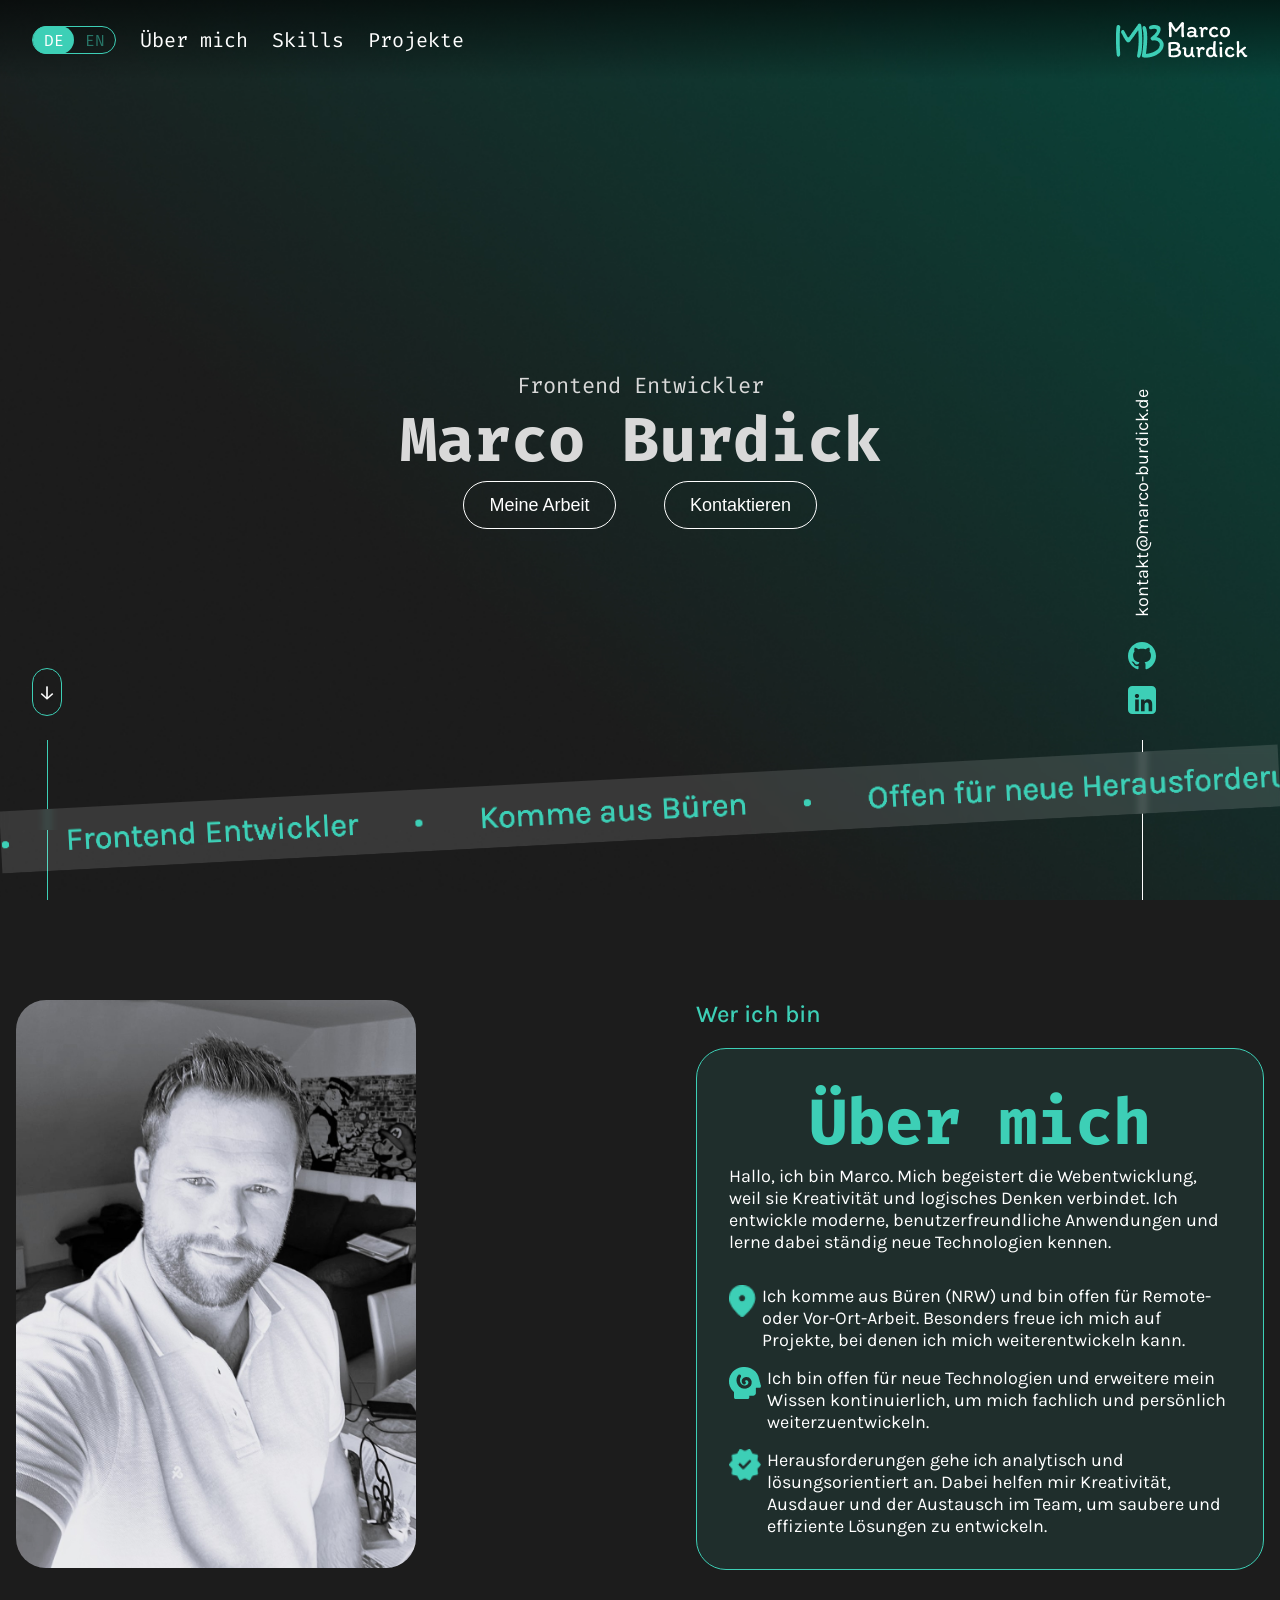
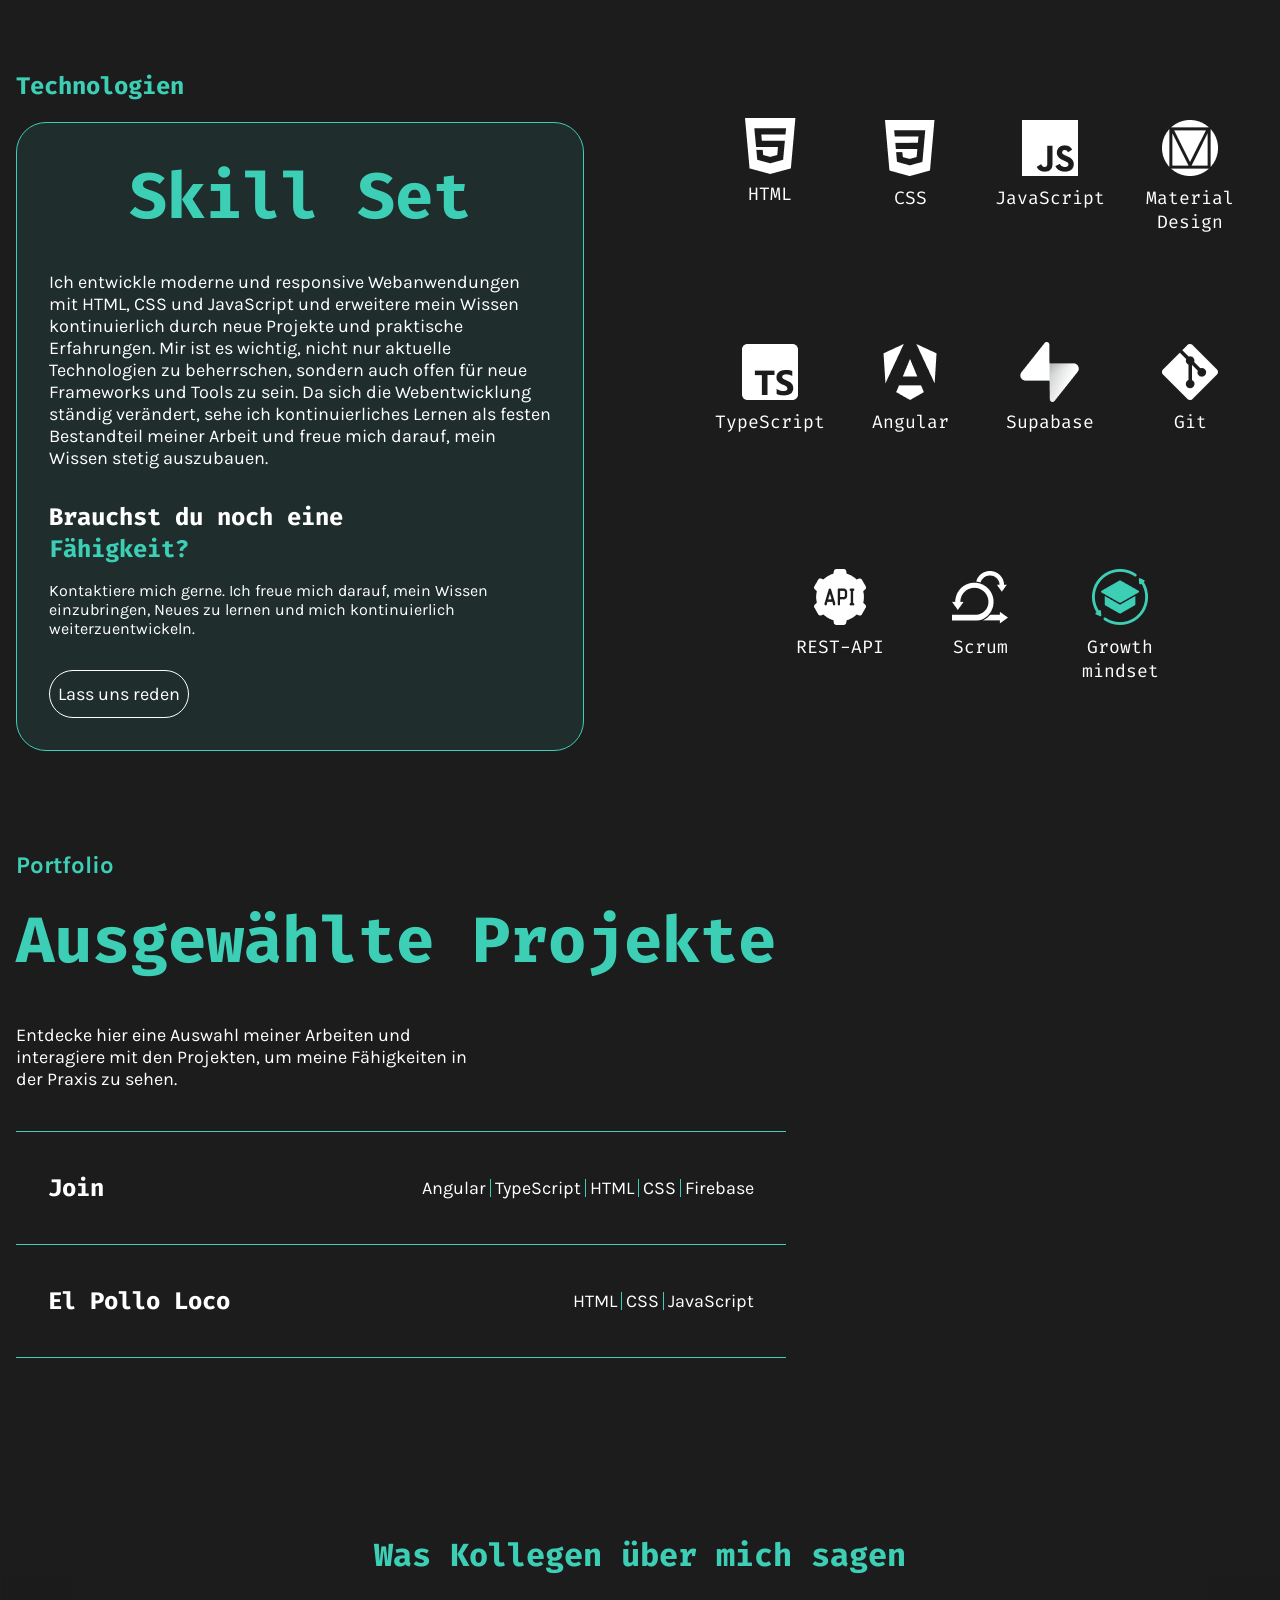
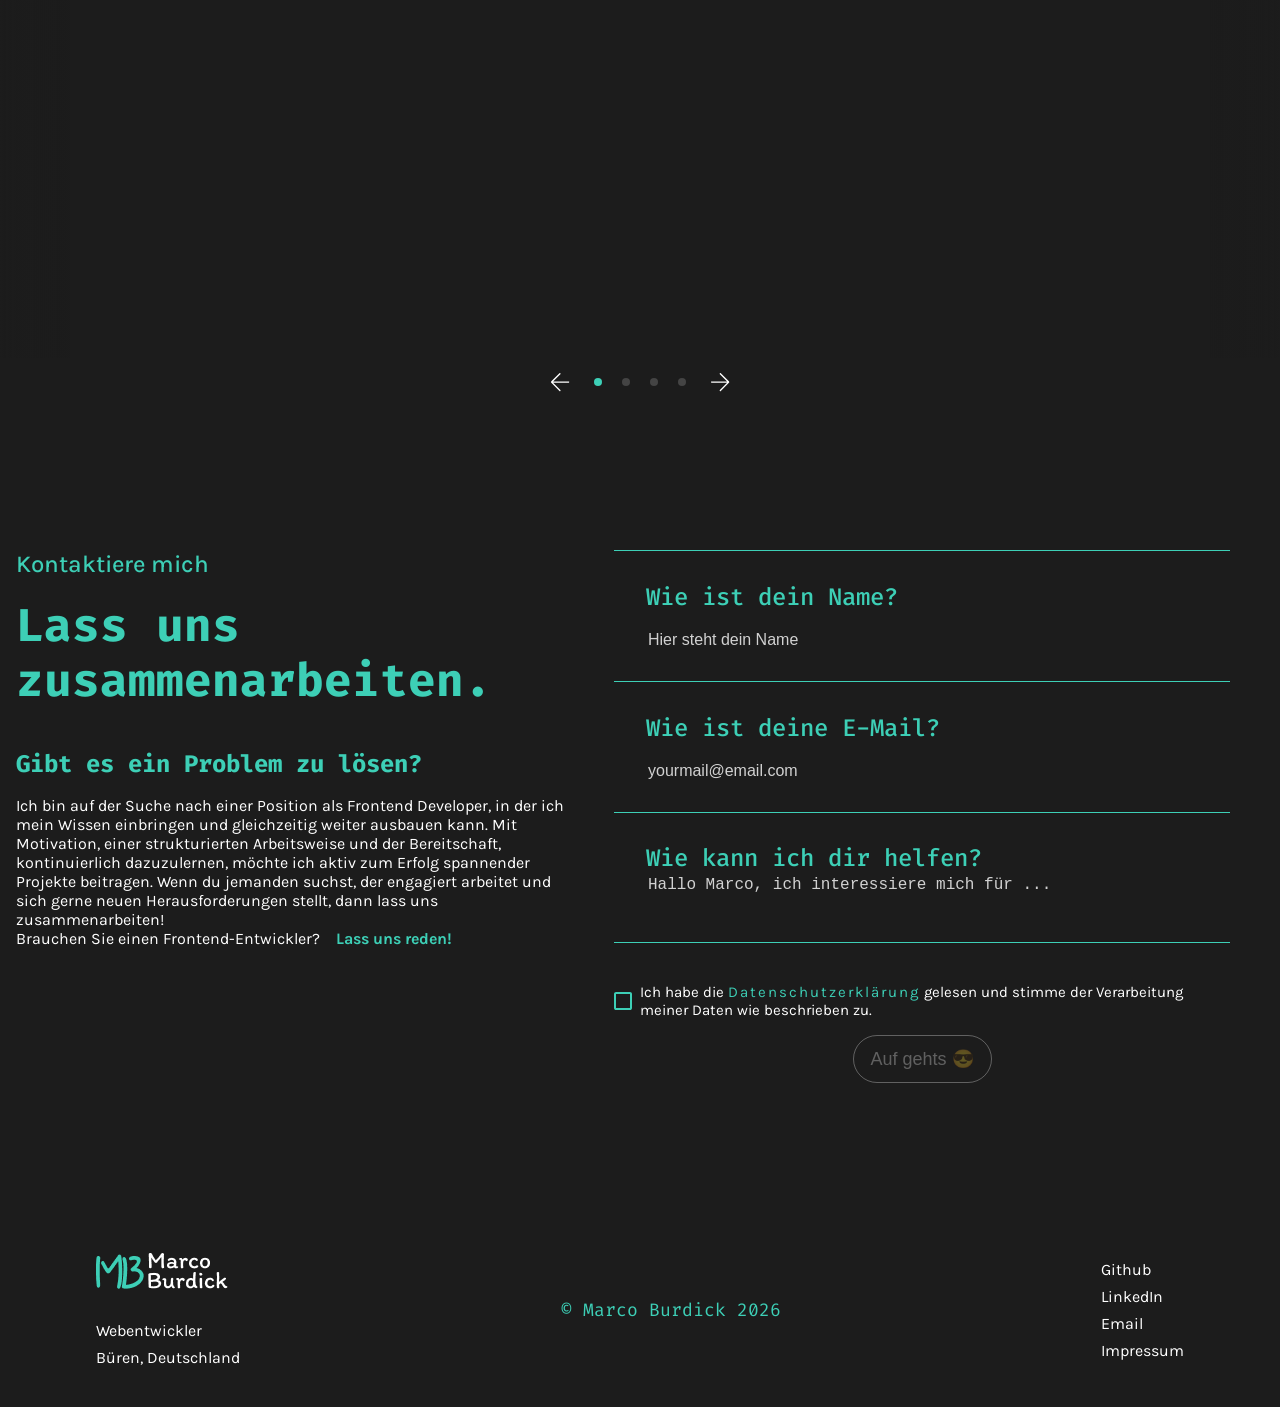
<file: index.html>
<!doctype html>
<html lang="de">
  <head>
    <meta charset="UTF-8" />
    <meta name="viewport" content="width=device-width, initial-scale=1.0" />
    <title>Marco Burdick</title>
    <link rel="shortcut icon" href="/assets/icons/favicon.png" type="image/x-icon" />
    <link rel="stylesheet" href="style.css" />
    <link rel="stylesheet" href="/css/hero.css" />
    <link rel="stylesheet" href="/css/about-me.css" />
    <link rel="stylesheet" href="/css/technologies.css" />
    <link rel="stylesheet" href="/css/contact-me.css" />
    <link rel="stylesheet" href="/css/carousel.css" />
    <link rel="stylesheet" href="/css/footer.css" />
    <link rel="stylesheet" href="/css/overlay.css" />
    <link rel="stylesheet" href="/css/responsive.css" />
    <script src="/js/objects.js"></script>
    <script src="/js/templates.js"></script>
  </head>
  <body onload="init()">
    <section class="overlay d-none" id="overlay" onclick="closeOverlay(event)">
      <!--overlays rendered here-->
    </section>
    <main id="hero">
      <div class="textbar" id="scrollContainer">
        <div class="textbar-track" id="textbarTrack">
          <!--Textbar rendered here-->
        </div>
      </div>

      <header id="header">
        <div class="content-max-width">
          <!--Header rendered here-->
        </div>
      </header>

      <div class="content-max-width hero-content">
        <div class="verticalflow-right">
          <div class="mailto-link">
            <a href="mailto:kontakt@marco-burdick.de"> kontakt@marco-burdick.de </a>
          </div>

          <div class="social-icons">
            <div class="mail">
              <a href="mailto:kontakt@marco-burdick.de">
                <img src="/assets/icons/mail.svg" alt="mail" />
              </a>
            </div>

            <div>
              <a class="github" href="https://github.com/Marzzzo" target="_blank">
                <img src="/assets/icons/github.svg" alt="GitHub" />
              </a>
            </div>

            <div>
              <a class="linkedin" href="https://www.linkedin.com/in/marco-burdick-767a22422/" target="_blank">
                <img src="/assets/icons/linkedin.svg" alt="LinkedIn" />
              </a>
            </div>
          </div>

          <div class="line-right"></div>
        </div>

        <div class="verticalflow-left">
          <div class="arrow-container">
            <span class="arrow-down">↓</span>
          </div>
          <div class="line-left"></div>
        </div>

        <div class="nametag">
          <h2 data-i18n="hero.headline">Frontend Entwickler</h2>
          <h1>Marco Burdick</h1>

          <div class="nametag-button-section">
            <button class="nametag-button" onclick="location.href = '#projects'">
              <span data-i18n="hero.work">Meine Arbeit</span>
            </button>

            <button class="nametag-button" onclick="location.href = '#contactMe'">
              <span data-i18n="hero.contact">Kontaktieren</span>
            </button>
          </div>
        </div>
      </div>
    </main>
    <div class="content-max-width">
      <section class="other-section">
        <div id="aboutMe" class="about-me-container">
          <div class="profil-wrapper scroll-animation">
            <img class="stripes" src="/assets/images/Capa_1.png" />
            <div class="profil-image"></div>
          </div>
          <div class="who-i-am-container scroll-animation">
            <h3 data-i18n="about.title">Wer ich bin</h3>
            <div class="about-me">
              <h1 data-i18n="about.headline">Über mich</h1>
              <div>
                <p data-i18n="about.content">
                  Hallo, ich bin Marco. Mich begeistert die Webentwicklung, weil sie Kreativität und logisches Denken verbindet. Ich
                  entwickle moderne, benutzerfreundliche Anwendungen und lerne dabei ständig neue Technologien kennen.
                </p>
              </div>
              <div class="text-container">
                <div class="aboutme-textbox">
                  <img src="/assets/icons/location_on.png" alt="" />
                  <p data-i18n="about.location">
                    Ich komme aus Büren (NRW) und bin offen für Remote- oder Vor-Ort-Arbeit. Besonders freue ich mich auf Projekte, bei
                    denen ich mich weiterentwickeln kann.
                  </p>
                </div>
                <div class="aboutme-textbox">
                  <img src="/assets/icons/cognition.png" alt="" />
                  <p data-i18n="about.cognition">
                    Ich bin offen für neue Technologien und erweitere mein Wissen kontinuierlich, um mich fachlich und persönlich
                    weiterzuentwickeln.
                  </p>
                </div>
                <div class="aboutme-textbox">
                  <img src="/assets/icons/new_releases.png" alt="" />
                  <p data-i18n="about.approach">
                    Herausforderungen gehe ich analytisch und lösungsorientiert an. Dabei helfen mir Kreativität, Ausdauer und der Austausch
                    im Team, um saubere und effiziente Lösungen zu entwickeln.
                  </p>
                </div>
              </div>
            </div>
          </div>
        </div>
      </section>

      <section id="skills" class="gradient">
        <div class="skill-container">
          <div class="skill-content scroll-animation">
            <h3 data-i18n="skills.title" class="tech-color">Technologien</h3>
            <div class="skillbox">
              <h1>Skill Set</h1>
              <div>
                <p data-i18n="skills.content">
                  Ich entwickle moderne und responsive Webanwendungen mit HTML, CSS und JavaScript und erweitere mein Wissen kontinuierlich
                  durch neue Projekte und praktische Erfahrungen. Mir ist es wichtig, nicht nur aktuelle Technologien zu beherrschen,
                  sondern auch offen für neue Frameworks und Tools zu sein. Da sich die Webentwicklung ständig verändert, sehe ich
                  kontinuierliches Lernen als festen Bestandteil meiner Arbeit und freue mich darauf, mein Wissen stetig auszubauen.
                </p>
              </div>
              <div class="textarea-skill">
                <div class="another-skill">
                  <span data-i18n="skills.headlineBefore">Brauchst du noch eine</span>
                  <h3 data-i18n="skills.headlineSkill">Fähigkeit?</h3>
                </div>
                <div>
                  <p data-i18n="skills.text">
                    Kontaktiere mich gerne ich freue mich darauf, mein Wissen einzubringen, Neues zu lernen und mich kontinuierlich
                    weiterzuentwickeln.
                  </p>
                </div>
              </div>
              <a href="#contactMe">
                <div class="lets-talk-button">
                  <p data-i18n="skills.button">Lass uns reden</p>
                </div>
              </a>
            </div>
          </div>
          <div class="skill-icon-box scroll-animation">
            <div class="skill-innerbox">
              <img src="/assets/icons/html.png" alt="Html" />
              <p>HTML</p>
            </div>
            <div class="skill-innerbox">
              <img src="/assets/icons/css.png" alt="Html" />
              <p>CSS</p>
            </div>
            <div class="skill-innerbox">
              <img src="/assets/icons/java-script.png" alt="Html" />
              <p>JavaScript</p>
            </div>
            <div class="skill-innerbox">
              <img src="/assets/icons/material-design.png" alt="Html" />
              <p>Material <br />Design</p>
            </div>
            <div class="skill-innerbox">
              <img src="/assets/icons/type-script.png" alt="Html" />
              <p>TypeScript</p>
            </div>
            <div class="skill-innerbox">
              <img src="/assets/icons/angular.png" alt="Html" />
              <p>Angular</p>
            </div>
            <div class="skill-innerbox">
              <img src="/assets/icons/supabase.png" alt="Html" />
              <p>Supabase</p>
            </div>
            <div class="skill-innerbox">
              <img src="/assets/icons/git.png" alt="Html" />
              <p>Git</p>
            </div>
            <div class="skill-innerbox">
              <img src="/assets/icons/rest-api.png" alt="Html" />
              <p>REST-API</p>
            </div>
            <div class="skill-innerbox">
              <img src="/assets/icons/scrum.png" alt="Html" />
              <p>Scrum</p>
            </div>
            <div class="skill-innerbox growth">
              <img src="/assets/icons/growth-mindset.png" alt="Growth Mindset" />
              <p>
                Growth <br />
                mindset
              </p>

              <div class="mindset-bubble">
                <p data-i18n="skills.bubble">Ich interessiere mich besonders für das Lernen:</p>

                <div class="mindset-icons">
                  <div class="mindset-skill">
                    <img src="/assets/icons/react-bubble.png" alt="React" />
                    <span>React</span>
                  </div>

                  <div class="mindset-skill">
                    <img src="/assets/icons/vue-bubble.png" alt="Vue.js" />
                    <span>Vue.js</span>
                  </div>
                </div>
              </div>
            </div>
          </div>
        </div>
      </section>

      <section id="projects" class="other-section scroll-animation">
        <div class="projects-section">
          <div class="headline-projects">
            <h3>Portfolio</h3>
            <h1 data-i18n="projects.headline">Ausgewählte Projekte</h1>
          </div>

          <div class="textfield-projects">
            <p data-i18n="projects.intro">
              Entdecken Sie hier eine Auswahl meiner Arbeiten interagieren Sie mit den Projekten, um meine Fähigkeiten in der Praxis zu
              sehen.
            </p>
          </div>

          <div class="projects-container" onmouseenter="showImage('join-image')" onmouseleave="hideImages()" onclick="openOverlay(0)">
            <div>
              <span>Join</span>
            </div>
            <div class="project-technology">
              <p>Angular</p>
              <div class="border"></div>
              <p>TypeScript</p>
              <div class="border"></div>
              <p>HTML</p>
              <div class="border"></div>
              <p>CSS</p>
              <div class="border"></div>
              <p>Firebase</p>
            </div>
          </div>

          <div
            class="projects-container-bottom"
            onmouseenter="showImage('loco-image')"
            onmouseleave="hideImages()"
            onclick="openOverlay(1)"
          >
            <div>
              <span>El Pollo Loco</span>
            </div>
            <div class="project-technology">
              <p>HTML</p>
              <div class="border"></div>
              <p>CSS</p>
              <div class="border"></div>
              <p>JavaScript</p>
            </div>
          </div>
        </div>
        <div class="img-container">
          <img class="join-image" src="/assets/images/join.png" />
          <img class="loco-image" src="/assets/images/el-pollo-loco.png" />
          <img class="pokedex-image" src="/assets/images/pokedex.png" />
        </div>
      </section>
      <div class="headline-colleagues scroll-animation">
        <h1 data-i18n="references.headline">Was meine Kollegen über mich sagen</h1>
      </div>
      <section class="carousel scroll-animation">
        <div class="items" id="carouselItems">
          <img class="quotes" src="/assets/icons/quotes.png" alt="quotes" />
        </div>
      </section>
      <div class="nav">
        <button class="arrow-button" onclick="prevSlide()" aria-label="Vorherige Bewertung">
          <svg width="19" height="19" fill="none" xmlns="http://www.w3.org/2000/svg">
            <path
              class="arrow"
              d="M2.123 9.729l7.251 7.251c.13.13.198.283.204.46.006.175-.064.337-.211.484a.688.688 0 01-.472.217c-.168.002-.325-.07-.472-.217L.316 9.816A1.046 1.046 0 01.07 9.46 1.089 1.089 0 010 9.062c0-.143.024-.276.07-.397.048-.121.13-.24.246-.357L8.423.201a.668.668 0 01.455-.2.642.642 0 01.489.2c.147.147.22.305.22.475 0 .17-.073.33-.22.476L2.123 8.396h15.439c.19 0 .348.063.475.19a.645.645 0 01.191.476c0 .19-.063.349-.19.476a.646.646 0 01-.476.191H2.123z"
            />
          </svg>
        </button>

        <div class="dots" id="carouselDots"></div>

        <button class="arrow-button" onclick="nextSlide()" aria-label="Nächste Bewertung">
          <svg width="19" height="19" fill="none" xmlns="http://www.w3.org/2000/svg">
            <path
              class="arrow"
              d="M16.105 9.745H.667a.646.646 0 01-.476-.19A.646.646 0 010 9.077c0-.19.064-.348.191-.475a.646.646 0 01.476-.191h15.438L8.854 1.16A.66.66 0 018.65.701c-.006-.176.065-.337.212-.484A.688.688 0 019.333 0c.168-.002.325.07.472.217l8.108 8.107c.116.117.198.236.245.357.047.121.07.254.07.397 0 .144-.023.276-.07.398-.047.121-.129.24-.245.356L9.805 17.94a.668.668 0 01-.455.2.642.642 0 01-.488-.2c-.147-.147-.221-.306-.221-.476 0-.17.074-.328.22-.475l7.244-7.244z"
            />
          </svg>
        </button>
      </div>

      <section id="contactMe" class="contact-me-section scroll-animation">
        <div class="work-container">
          <div class="headline-container">
            <p data-i18n="contact.title">Kontaktiere mich</p>
            <h2 data-i18n="contact.headline">Lassen Sie uns zusammenarbeiten.</h2>
          </div>
          <div class="problem-container">
            <h3 data-i18n="contact.problemTitle">Gibt es ein Problem zu lösen?</h3>
            <p data-i18n="contact.content">
              Ich bin auf der Suche nach einer Position als Frontend Developer, in der ich mein Wissen einbringen und gleichzeitig weiter
              ausbauen kann. Mit Motivation, einer strukturierten Arbeitsweise und der Bereitschaft, kontinuierlich dazuzulernen, möchte ich
              aktiv zum Erfolg spannender Projekte beitragen. Wenn du jemanden suchst, der engagiert arbeitet und sich gerne neuen
              Herausforderungen stellt, freue ich mich darauf, von dir zu hören.
            </p>

            <div class="problem-content-2">
              <p data-i18n="contact.developerQuestion">Brauchen Sie einen Frontend-Entwickler?</p>
              <span data-i18n="contact.developerHighlight"> Lass uns reden!</span>
            </div>
          </div>
        </div>
        <div id="contactMe" class="contact-section">
          <form id="contactForm">
            <div class="border-form-container">
              <h2 data-i18n="contact.form.nameLabel">Wie ist dein Name?</h2>
              <input
                id="name"
                type="text"
                name="name"
                data-i18n-placeholder="contact.form.namePlaceholder"
                placeholder="Hier steht Ihr Name"
              />
              <p data-i18n="contact.form.nameError" class="error-message">Ups! Es scheint, als würde Ihr Name fehlen.</p>
            </div>
            <div class="border-form-container">
              <h2 data-i18n="contact.form.emailLabel">Wie ist deine email?</h2>
              <input
                id="email"
                type="email"
                name="email"
                data-i18n-placeholder="contact.form.emailPlaceholder"
                placeholder="yourmail@email.com"
              />
              <p data-i18n="contact.form.emailError" class="error-message">Hoppla! Ihre E-Mail-Adresse wird benötigt.</p>
            </div>
            <div class="border-form-bottom">
              <h2 data-i18n="contact.form.messageLabel">Wie kann ich dir helfen?</h2>
              <textarea
                id="message"
                name="message"
                data-i18n-placeholder="contact.form.messagePlaceholder"
                placeholder="Hallo Marco, ich interessiere mich für ..."
              ></textarea>
              <p data-i18n="contact.form.messageError" class="error-message">Was müssen Sie entwickeln?</p>
            </div>
            <div class="policy-container">
              <label class="checkbox">
                <input id="privacy" type="checkbox" />
                <img class="icon unchecked" src="/assets/icons/checkbox-empty.svg" alt="" />
                <img class="icon checked" src="/assets/icons/check_box.svg" alt="" />
                <p>
                  <span data-i18n="contact.form.privacyBefore">Ich habe die </span>
                  <a href="/privacy-policy" data-i18n="contact.form.privacyLink">Datenschutzerklärung</a>
                  <span data-i18n="contact.form.privacyAfter"> gelesen und stimme der Verarbeitung meiner Daten wie beschrieben zu. </span>
                </p>
              </label>
              <div class="button-section">
                <button data-i18n="general.button" id="submitButton" type="submit">Auf gehts 😎</button>
              </div>
            </div>
          </form>
        </div>
      </section>
      <footer id="footer"></footer>
    </div>
    <script src="/js/translate.js"></script>
    <script src="/js/formvalidate.js"></script>
    <script src="/js/postToPhp.js"></script>
    <script src="script.js"></script>
  </body>
</html>
</file>
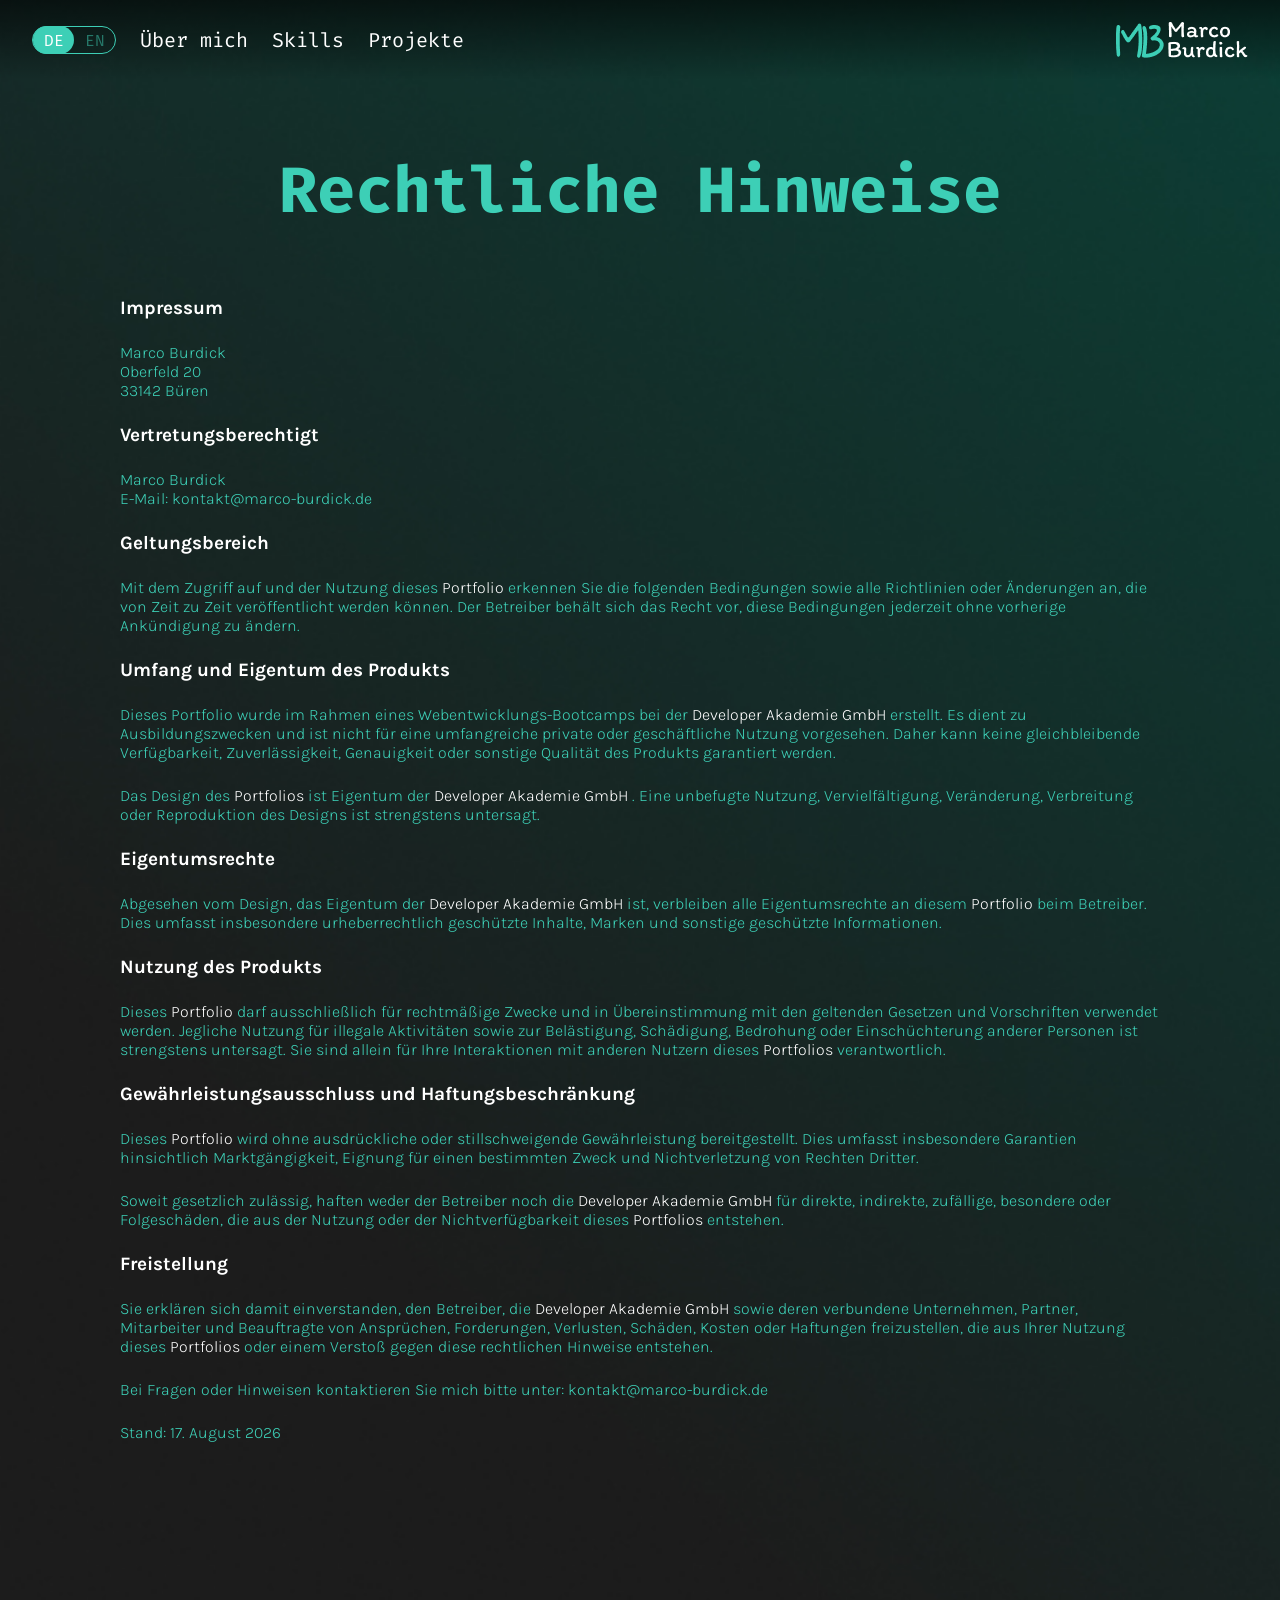
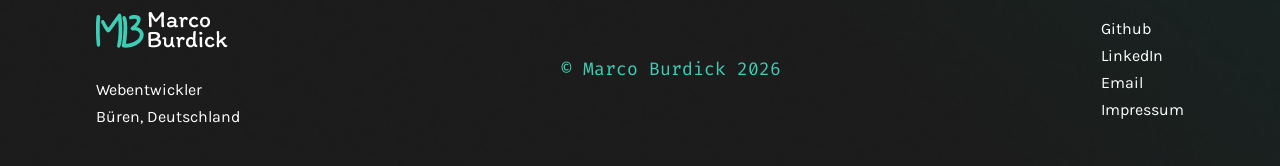
<file: imprint.html>
<!doctype html>
<html lang="de">
  <head>
    <meta charset="UTF-8" />
    <meta name="viewport" content="width=device-width, initial-scale=1.0" />
    <title>Impressum</title>
    <link rel="shortcut icon" href="/assets/icons/favicon.png" type="image/x-icon" />
    <link rel="stylesheet" href="./style.css" />
    <link rel="stylesheet" href="/css/hero.css" />
    <link rel="stylesheet" href="/css/footer.css" />
    <link rel="stylesheet" href="/css/impressum.css" />
    <link rel="stylesheet" href="/css/responsive.css" />
  </head>
  <body onload="initImpressumPage()">
    <div class="content-max-width">
      <header id="header"></header>
      <h1 class="imprint-headline" data-i18n="legalNotice.headline">Rechtliche Hinweise</h1>

      <section class="main-impressum">
        <h2 data-i18n="legalNotice.imprint">Impressum</h2>

        <p>
          Marco Burdick<br />
          Oberfeld 20<br />
          33142 Büren
        </p>

        <h2 data-i18n="legalNotice.representative">Vertretungsberechtigt</h2>

        <p>
          Marco Burdick<br />
          <span data-i18n="legalNotice.email">E-Mail:</span>
          kontakt@marco-burdick.de
        </p>

        <h2 data-i18n="legalNotice.acceptanceTitle">Geltungsbereich</h2>

        <p>
          <span data-i18n="legalNotice.acceptanceText1"> Mit dem Zugriff auf und der Nutzung dieses </span>
          <span class="white-text">Portfolio</span>
          <span data-i18n="legalNotice.acceptanceText2">
            erkennen Sie die folgenden Bedingungen sowie alle Richtlinien oder Änderungen an, die von Zeit zu Zeit veröffentlicht werden
            können. Der Betreiber behält sich das Recht vor, diese Bedingungen jederzeit ohne vorherige Ankündigung zu ändern.
          </span>
        </p>

        <h2 data-i18n="legalNotice.scopeTitle">Umfang und Eigentum des Produkts</h2>

        <p>
          <span data-i18n="legalNotice.scopeText1"> Dieses Portfolio wurde im Rahmen eines Webentwicklungs-Bootcamps bei der </span>
          <span class="white-text">Developer Akademie GmbH</span>
          <span data-i18n="legalNotice.scopeText2">
            erstellt. Es dient zu Ausbildungszwecken und ist nicht für eine umfangreiche private oder geschäftliche Nutzung vorgesehen.
            Daher kann keine gleichbleibende Verfügbarkeit, Zuverlässigkeit, Genauigkeit oder sonstige Qualität des Produkts garantiert
            werden.
          </span>
        </p>

        <p>
          <span data-i18n="legalNotice.designText1"> Das Design des </span>
          <span class="white-text">Portfolios</span>
          <span data-i18n="legalNotice.designText2"> ist Eigentum der </span>
          <span class="white-text">Developer Akademie GmbH</span>
          <span data-i18n="legalNotice.designText3">
            . Eine unbefugte Nutzung, Vervielfältigung, Veränderung, Verbreitung oder Reproduktion des Designs ist strengstens untersagt.
          </span>
        </p>

        <h2 data-i18n="legalNotice.proprietaryTitle">Eigentumsrechte</h2>

        <p>
          <span data-i18n="legalNotice.proprietaryText1"> Abgesehen vom Design, das Eigentum der </span>
          <span class="white-text">Developer Akademie GmbH</span>
          <span data-i18n="legalNotice.proprietaryText2"> ist, verbleiben alle Eigentumsrechte an diesem </span>
          <span class="white-text">Portfolio</span>
          <span data-i18n="legalNotice.proprietaryText3">
            beim Betreiber. Dies umfasst insbesondere urheberrechtlich geschützte Inhalte, Marken und sonstige geschützte Informationen.
          </span>
        </p>

        <h2 data-i18n="legalNotice.useTitle">Nutzung des Produkts</h2>

        <p>
          <span data-i18n="legalNotice.useText1"> Dieses </span>
          <span class="white-text">Portfolio</span>
          <span data-i18n="legalNotice.useText2">
            darf ausschließlich für rechtmäßige Zwecke und in Übereinstimmung mit den geltenden Gesetzen und Vorschriften verwendet werden.
            Jegliche Nutzung für illegale Aktivitäten sowie zur Belästigung, Schädigung, Bedrohung oder Einschüchterung anderer Personen ist
            strengstens untersagt. Sie sind allein für Ihre Interaktionen mit anderen Nutzern dieses
          </span>
          <span class="white-text">Portfolios</span>
          <span data-i18n="legalNotice.useText3"> verantwortlich. </span>
        </p>

        <h2 data-i18n="legalNotice.disclaimerTitle">Gewährleistungsausschluss und Haftungsbeschränkung</h2>

        <p>
          <span data-i18n="legalNotice.disclaimerText1"> Dieses </span>
          <span class="white-text">Portfolio</span>
          <span data-i18n="legalNotice.disclaimerText2">
            wird ohne ausdrückliche oder stillschweigende Gewährleistung bereitgestellt. Dies umfasst insbesondere Garantien hinsichtlich
            Marktgängigkeit, Eignung für einen bestimmten Zweck und Nichtverletzung von Rechten Dritter.
          </span>
        </p>

        <p>
          <span data-i18n="legalNotice.liabilityText1"> Soweit gesetzlich zulässig, haften weder der Betreiber noch die </span>
          <span class="white-text">Developer Akademie GmbH</span>
          <span data-i18n="legalNotice.liabilityText2">
            für direkte, indirekte, zufällige, besondere oder Folgeschäden, die aus der Nutzung oder der Nichtverfügbarkeit dieses
          </span>
          <span class="white-text">Portfolios</span>
          <span data-i18n="legalNotice.liabilityText3"> entstehen. </span>
        </p>

        <h2 data-i18n="legalNotice.indemnityTitle">Freistellung</h2>

        <p>
          <span data-i18n="legalNotice.indemnityText1"> Sie erklären sich damit einverstanden, den Betreiber, die </span>
          <span class="white-text">Developer Akademie GmbH</span>
          <span data-i18n="legalNotice.indemnityText2">
            sowie deren verbundene Unternehmen, Partner, Mitarbeiter und Beauftragte von Ansprüchen, Forderungen, Verlusten, Schäden, Kosten
            oder Haftungen freizustellen, die aus Ihrer Nutzung dieses
          </span>
          <span class="white-text">Portfolios</span>
          <span data-i18n="legalNotice.indemnityText3"> oder einem Verstoß gegen diese rechtlichen Hinweise entstehen. </span>
        </p>

        <p>
          <span data-i18n="legalNotice.questions"> Bei Fragen oder Hinweisen kontaktieren Sie mich bitte unter: </span>
          kontakt@marco-burdick.de
        </p>

        <p>
          <span data-i18n="legalNotice.date">Stand:</span>
          17. August 2026
        </p>
      </section>
      <footer id="footer"></footer>
    </div>
    <script src="./js/templates.js"></script>
    <script src="/js/translate.js"></script>
    <script src="./script.js"></script>
  </body>
</html>
</file>
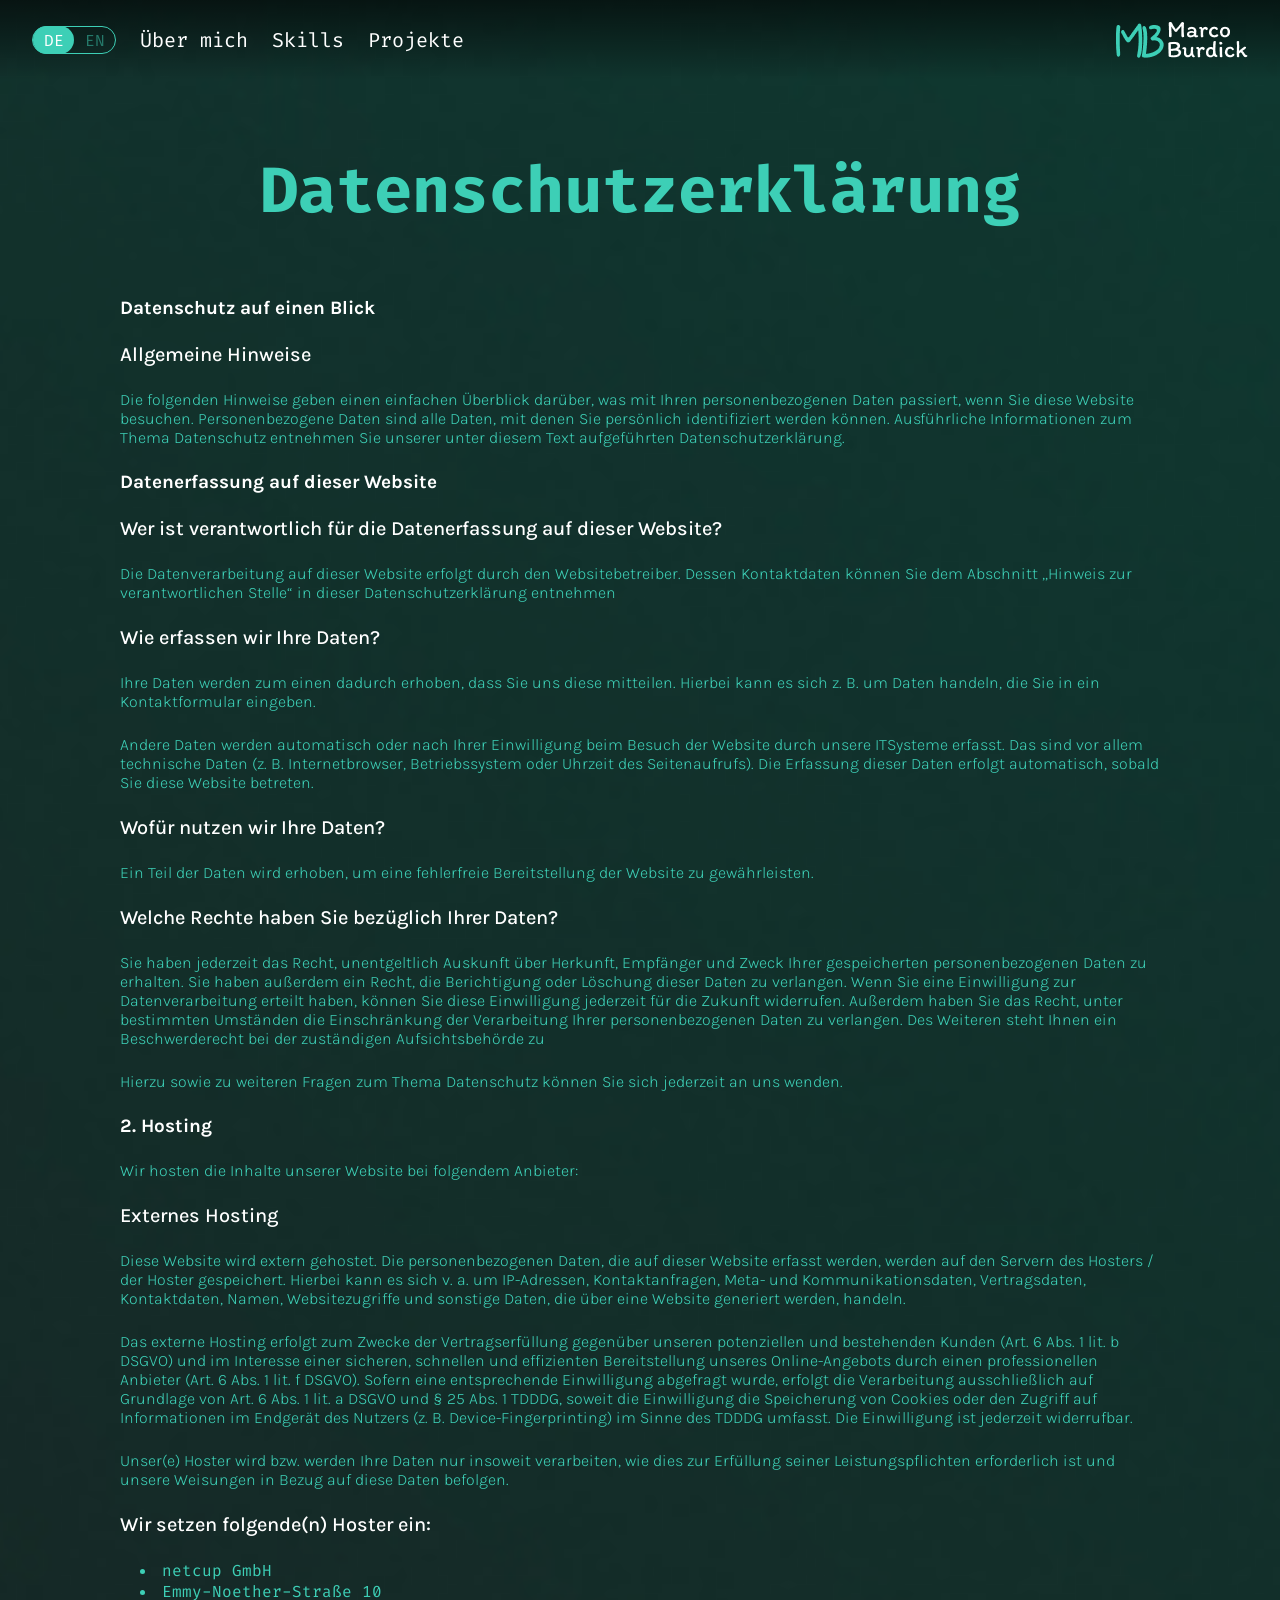
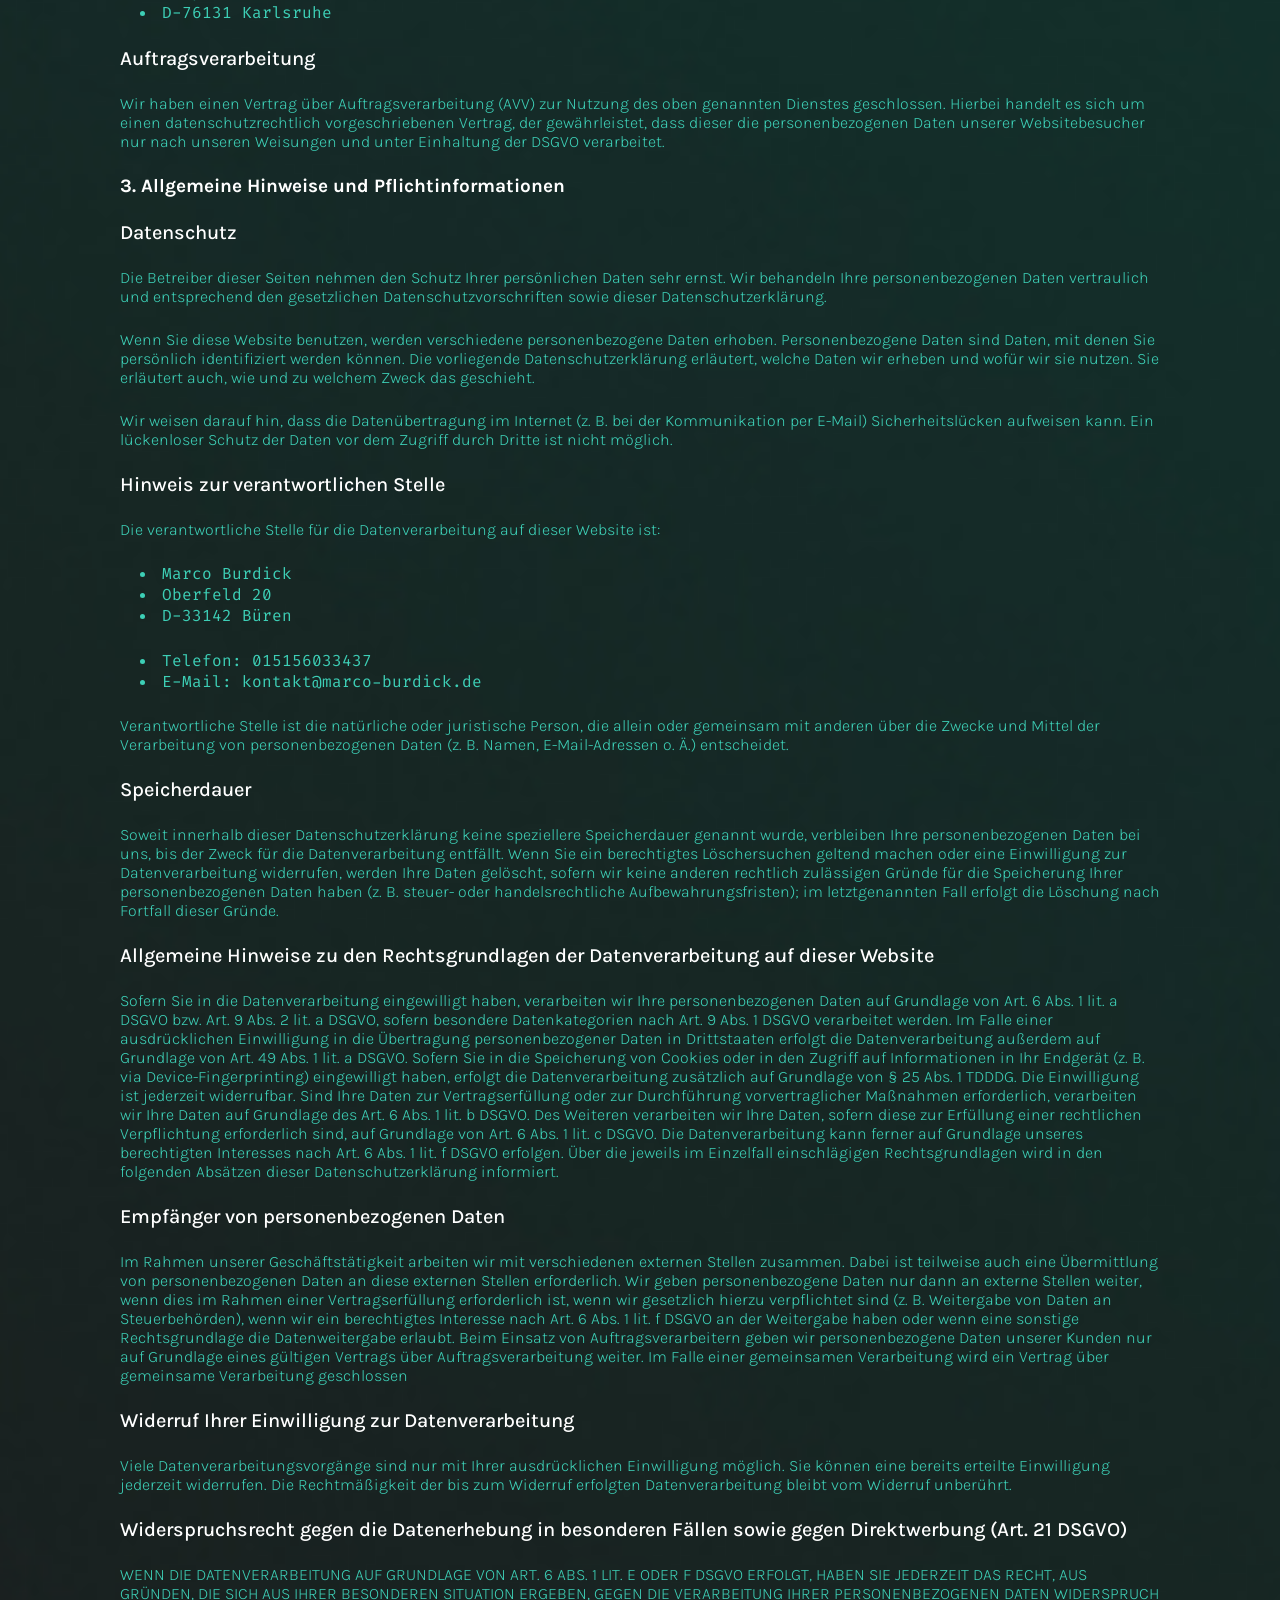
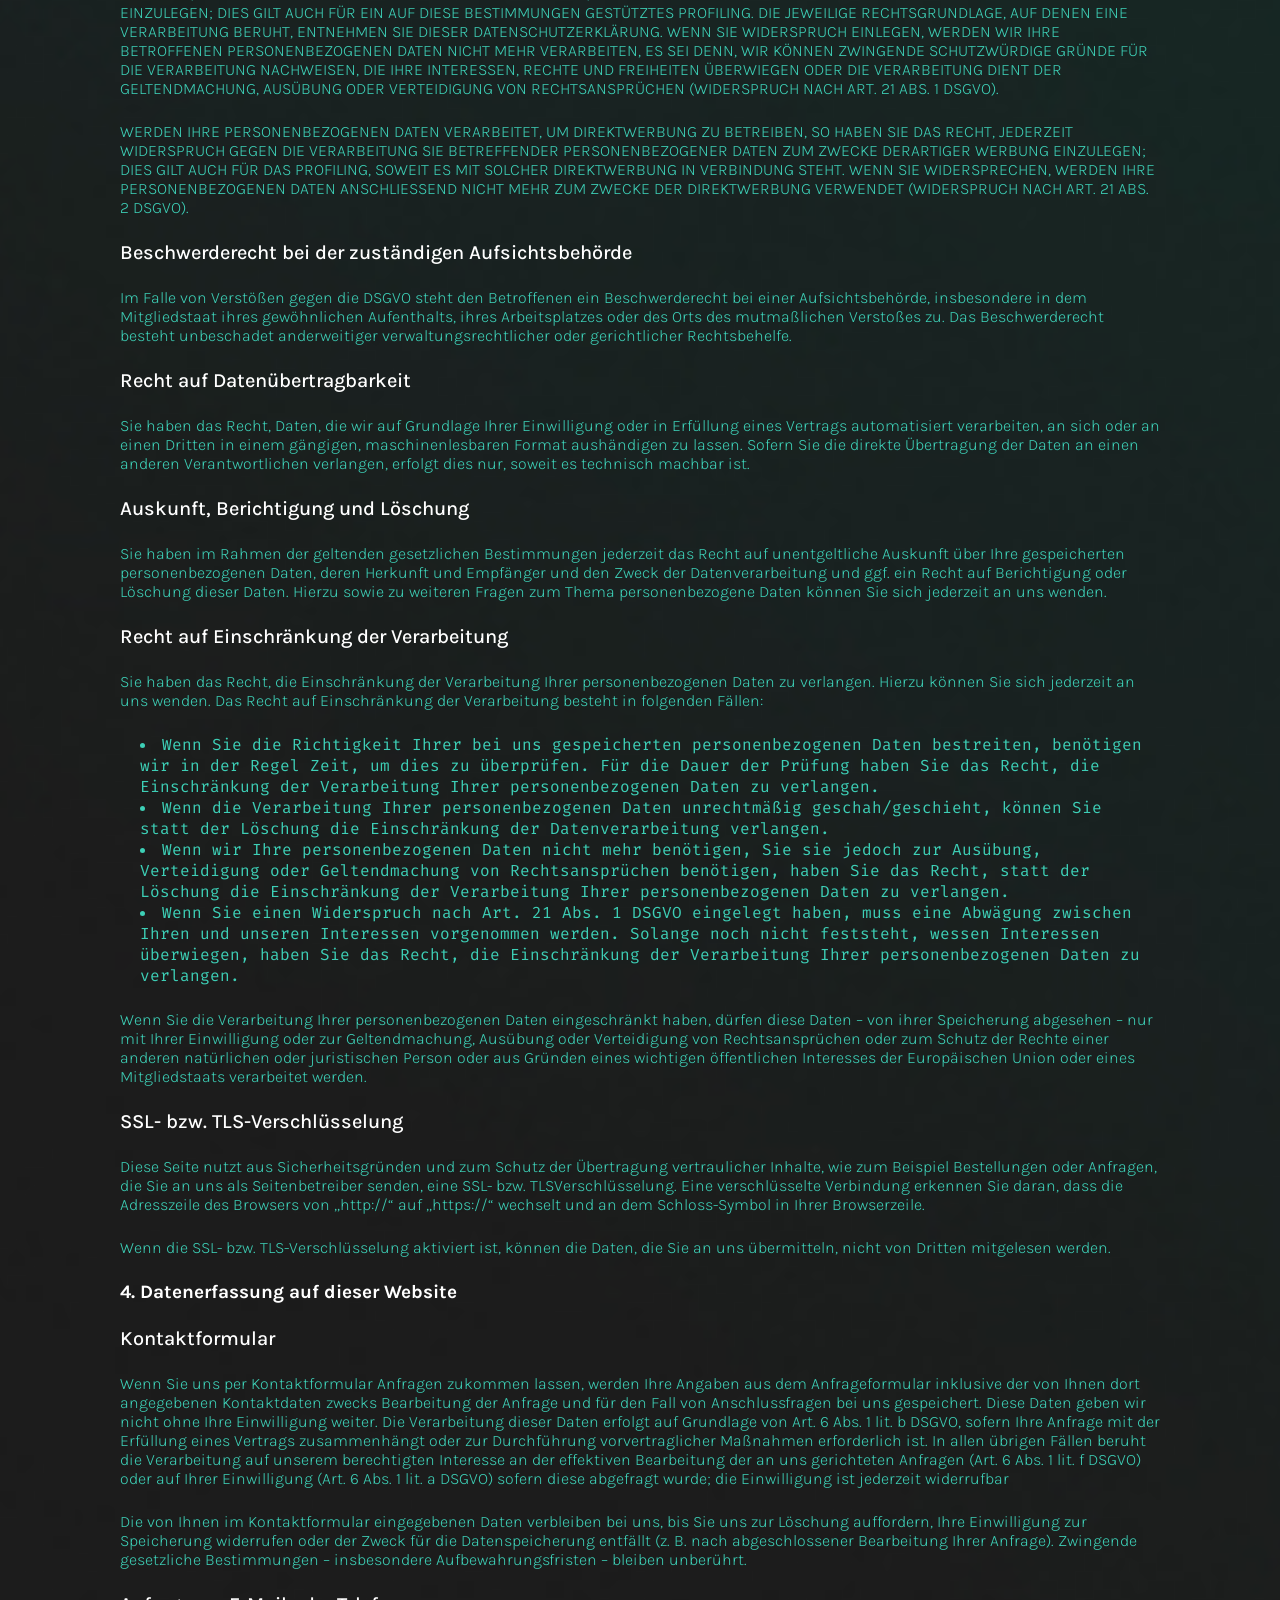
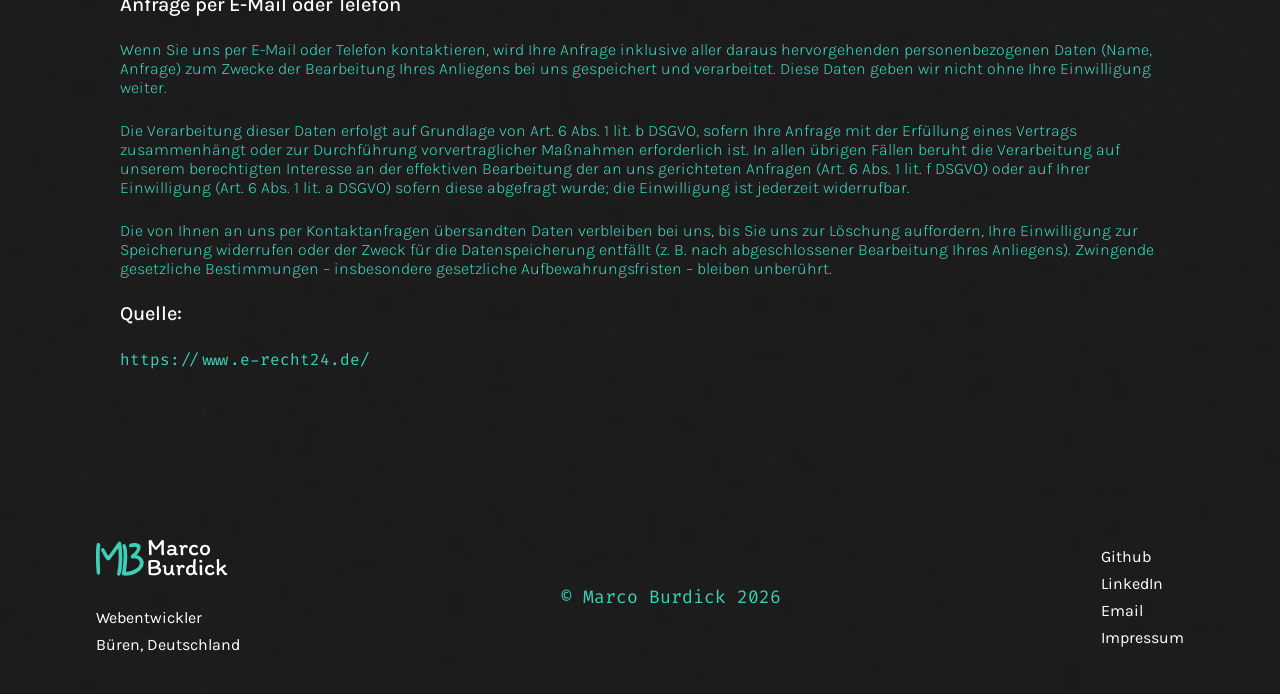
<file: privacy-policy.html>
<!doctype html>
<html lang="de">
  <head>
    <meta charset="UTF-8" />
    <meta name="viewport" content="width=device-width, initial-scale=1.0" />
    <title data-i18n="privacy.browserTitle">Datenschutz</title>
    <link rel="shortcut icon" href="/assets/icons/favicon.png" type="image/x-icon" />
    <link rel="stylesheet" href="/style.css" />
    <link rel="stylesheet" href="/css/hero.css" />
    <link rel="stylesheet" href="/css/footer.css" />
    <link rel="stylesheet" href="/css/impressum.css" />
    <link rel="stylesheet" href="/css/responsive.css" />
    <script src="/js/templates.js"></script>
  </head>
  <body onload="initPolicyPage()">
    <header id="header"></header>
    <div class="content-max-width">
      <h1 class="imprint-headline" data-i18n="privacy.title">Datenschutzerklärung</h1>
      <section class="main-impressum">
        <h2 data-i18n="privacy.section1.title">Datenschutz auf einen Blick</h2>
        <h4 data-i18n="privacy.section1.topic1.title">Allgemeine Hinweise</h4>
        <p data-i18n="privacy.section1.topic1.text1">
          Die folgenden Hinweise geben einen einfachen Überblick darüber, was mit Ihren personenbezogenen Daten passiert, wenn Sie diese
          Website besuchen. Personenbezogene Daten sind alle Daten, mit denen Sie persönlich identifiziert werden können. Ausführliche
          Informationen zum Thema Datenschutz entnehmen Sie unserer unter diesem Text aufgeführten Datenschutzerklärung.
        </p>
        <h2 data-i18n="privacy.section2.title">Datenerfassung auf dieser Website</h2>
        <h4 data-i18n="privacy.section2.topic1.title">Wer ist verantwortlich für die Datenerfassung auf dieser Website?</h4>
        <p data-i18n="privacy.section2.topic1.text1">
          Die Datenverarbeitung auf dieser Website erfolgt durch den Websitebetreiber. Dessen Kontaktdaten können Sie dem Abschnitt „Hinweis
          zur verantwortlichen Stelle“ in dieser Datenschutzerklärung entnehmen
        </p>
        <h4 data-i18n="privacy.section2.topic2.title">Wie erfassen wir Ihre Daten?</h4>
        <p data-i18n="privacy.section2.topic2.text1">
          Ihre Daten werden zum einen dadurch erhoben, dass Sie uns diese mitteilen. Hierbei kann es sich z. B. um Daten handeln, die Sie in
          ein Kontaktformular eingeben.
        </p>
        <p data-i18n="privacy.section2.topic2.text2">
          Andere Daten werden automatisch oder nach Ihrer Einwilligung beim Besuch der Website durch unsere ITSysteme erfasst. Das sind vor
          allem technische Daten (z. B. Internetbrowser, Betriebssystem oder Uhrzeit des Seitenaufrufs). Die Erfassung dieser Daten erfolgt
          automatisch, sobald Sie diese Website betreten.
        </p>

        <h4 data-i18n="privacy.section2.topic3.title">Wofür nutzen wir Ihre Daten?</h4>

        <p data-i18n="privacy.section2.topic3.text1">
          Ein Teil der Daten wird erhoben, um eine fehlerfreie Bereitstellung der Website zu gewährleisten.
        </p>

        <h4 data-i18n="privacy.section2.topic4.title">Welche Rechte haben Sie bezüglich Ihrer Daten?</h4>

        <p data-i18n="privacy.section2.topic4.text1">
          Sie haben jederzeit das Recht, unentgeltlich Auskunft über Herkunft, Empfänger und Zweck Ihrer gespeicherten personenbezogenen
          Daten zu erhalten. Sie haben außerdem ein Recht, die Berichtigung oder Löschung dieser Daten zu verlangen. Wenn Sie eine
          Einwilligung zur Datenverarbeitung erteilt haben, können Sie diese Einwilligung jederzeit für die Zukunft widerrufen. Außerdem
          haben Sie das Recht, unter bestimmten Umständen die Einschränkung der Verarbeitung Ihrer personenbezogenen Daten zu verlangen. Des
          Weiteren steht Ihnen ein Beschwerderecht bei der zuständigen Aufsichtsbehörde zu
        </p>

        <p data-i18n="privacy.section2.topic4.text2">
          Hierzu sowie zu weiteren Fragen zum Thema Datenschutz können Sie sich jederzeit an uns wenden.
        </p>

        <h2 data-i18n="privacy.section3.title">2. Hosting</h2>
        <p data-i18n="privacy.section3.topic0.text1">Wir hosten die Inhalte unserer Website bei folgendem Anbieter:</p>
        <h4 data-i18n="privacy.section3.topic1.title">Externes Hosting</h4>
        <p data-i18n="privacy.section3.topic1.text1">
          Diese Website wird extern gehostet. Die personenbezogenen Daten, die auf dieser Website erfasst werden, werden auf den Servern des
          Hosters / der Hoster gespeichert. Hierbei kann es sich v. a. um IP-Adressen, Kontaktanfragen, Meta- und Kommunikationsdaten,
          Vertragsdaten, Kontaktdaten, Namen, Websitezugriffe und sonstige Daten, die über eine Website generiert werden, handeln.
        </p>

        <p data-i18n="privacy.section3.topic1.text2">
          Das externe Hosting erfolgt zum Zwecke der Vertragserfüllung gegenüber unseren potenziellen und bestehenden Kunden (Art. 6 Abs. 1
          lit. b DSGVO) und im Interesse einer sicheren, schnellen und effizienten Bereitstellung unseres Online-Angebots durch einen
          professionellen Anbieter (Art. 6 Abs. 1 lit. f DSGVO). Sofern eine entsprechende Einwilligung abgefragt wurde, erfolgt die
          Verarbeitung ausschließlich auf Grundlage von Art. 6 Abs. 1 lit. a DSGVO und § 25 Abs. 1 TDDDG, soweit die Einwilligung die
          Speicherung von Cookies oder den Zugriff auf Informationen im Endgerät des Nutzers (z. B. Device-Fingerprinting) im Sinne des
          TDDDG umfasst. Die Einwilligung ist jederzeit widerrufbar.
        </p>

        <p data-i18n="privacy.section3.topic1.text3">
          Unser(e) Hoster wird bzw. werden Ihre Daten nur insoweit verarbeiten, wie dies zur Erfüllung seiner Leistungspflichten
          erforderlich ist und unsere Weisungen in Bezug auf diese Daten befolgen.
        </p>
        <h4 data-i18n="privacy.section3.topic2.title">Wir setzen folgende(n) Hoster ein:</h4>

        <div class="list-container">
          <li data-i18n="privacy.section3.topic2.item1">netcup GmbH</li>
          <li data-i18n="privacy.section3.topic2.item2">Emmy-Noether-Straße 10</li>
          <li data-i18n="privacy.section3.topic2.item3">D-76131 Karlsruhe</li>
        </div>
        <h4 data-i18n="privacy.section3.topic3.title">Auftragsverarbeitung</h4>
        <p data-i18n="privacy.section3.topic3.text1">
          Wir haben einen Vertrag über Auftragsverarbeitung (AVV) zur Nutzung des oben genannten Dienstes geschlossen. Hierbei handelt es
          sich um einen datenschutzrechtlich vorgeschriebenen Vertrag, der gewährleistet, dass dieser die personenbezogenen Daten unserer
          Websitebesucher nur nach unseren Weisungen und unter Einhaltung der DSGVO verarbeitet.
        </p>
        <h2 data-i18n="privacy.section4.title">3. Allgemeine Hinweise und Pflichtinformationen</h2>
        <h4 data-i18n="privacy.section4.topic1.title">Datenschutz</h4>

        <p data-i18n="privacy.section4.topic1.text1">
          Die Betreiber dieser Seiten nehmen den Schutz Ihrer persönlichen Daten sehr ernst. Wir behandeln Ihre personenbezogenen Daten
          vertraulich und entsprechend den gesetzlichen Datenschutzvorschriften sowie dieser Datenschutzerklärung.
        </p>

        <p data-i18n="privacy.section4.topic1.text2">
          Wenn Sie diese Website benutzen, werden verschiedene personenbezogene Daten erhoben. Personenbezogene Daten sind Daten, mit denen
          Sie persönlich identifiziert werden können. Die vorliegende Datenschutzerklärung erläutert, welche Daten wir erheben und wofür wir
          sie nutzen. Sie erläutert auch, wie und zu welchem Zweck das geschieht.
        </p>
        <p data-i18n="privacy.section4.topic1.text3">
          Wir weisen darauf hin, dass die Datenübertragung im Internet (z. B. bei der Kommunikation per E-Mail) Sicherheitslücken aufweisen
          kann. Ein lückenloser Schutz der Daten vor dem Zugriff durch Dritte ist nicht möglich.
        </p>
        <h4 data-i18n="privacy.section4.topic2.title">Hinweis zur verantwortlichen Stelle</h4>
        <p data-i18n="privacy.section4.topic2.text1">Die verantwortliche Stelle für die Datenverarbeitung auf dieser Website ist:</p>
        <div class="list-container">
          <li data-i18n="privacy.section4.topic2.item1">Marco Burdick</li>
          <li data-i18n="privacy.section4.topic2.item2">Oberfeld 20</li>
          <li data-i18n="privacy.section4.topic2.item3">D-33142 Büren</li>
        </div>

        <div class="list-container">
          <li data-i18n="privacy.section4.topic2.item4">Telefon: 015156033437</li>
          <li data-i18n="privacy.section4.topic2.item5">E-Mail: kontakt@marco-burdick.de</li>
        </div>
        <p data-i18n="privacy.section4.topic2.text2">
          Verantwortliche Stelle ist die natürliche oder juristische Person, die allein oder gemeinsam mit anderen über die Zwecke und
          Mittel der Verarbeitung von personenbezogenen Daten (z. B. Namen, E-Mail-Adressen o. Ä.) entscheidet.
        </p>
        <h4 data-i18n="privacy.section4.topic3.title">Speicherdauer</h4>
        <p data-i18n="privacy.section4.topic3.text1">
          Soweit innerhalb dieser Datenschutzerklärung keine speziellere Speicherdauer genannt wurde, verbleiben Ihre personenbezogenen
          Daten bei uns, bis der Zweck für die Datenverarbeitung entfällt. Wenn Sie ein berechtigtes Löschersuchen geltend machen oder eine
          Einwilligung zur Datenverarbeitung widerrufen, werden Ihre Daten gelöscht, sofern wir keine anderen rechtlich zulässigen Gründe
          für die Speicherung Ihrer personenbezogenen Daten haben (z. B. steuer- oder handelsrechtliche Aufbewahrungsfristen); im
          letztgenannten Fall erfolgt die Löschung nach Fortfall dieser Gründe.
        </p>
        <h4 data-i18n="privacy.section4.topic4.title">
          Allgemeine Hinweise zu den Rechtsgrundlagen der Datenverarbeitung auf dieser Website
        </h4>
        <p data-i18n="privacy.section4.topic4.text1">
          Sofern Sie in die Datenverarbeitung eingewilligt haben, verarbeiten wir Ihre personenbezogenen Daten auf Grundlage von Art. 6 Abs.
          1 lit. a DSGVO bzw. Art. 9 Abs. 2 lit. a DSGVO, sofern besondere Datenkategorien nach Art. 9 Abs. 1 DSGVO verarbeitet werden. Im
          Falle einer ausdrücklichen Einwilligung in die Übertragung personenbezogener Daten in Drittstaaten erfolgt die Datenverarbeitung
          außerdem auf Grundlage von Art. 49 Abs. 1 lit. a DSGVO. Sofern Sie in die Speicherung von Cookies oder in den Zugriff auf
          Informationen in Ihr Endgerät (z. B. via Device-Fingerprinting) eingewilligt haben, erfolgt die Datenverarbeitung zusätzlich auf
          Grundlage von § 25 Abs. 1 TDDDG. Die Einwilligung ist jederzeit widerrufbar. Sind Ihre Daten zur Vertragserfüllung oder zur
          Durchführung vorvertraglicher Maßnahmen erforderlich, verarbeiten wir Ihre Daten auf Grundlage des Art. 6 Abs. 1 lit. b DSGVO. Des
          Weiteren verarbeiten wir Ihre Daten, sofern diese zur Erfüllung einer rechtlichen Verpflichtung erforderlich sind, auf Grundlage
          von Art. 6 Abs. 1 lit. c DSGVO. Die Datenverarbeitung kann ferner auf Grundlage unseres berechtigten Interesses nach Art. 6 Abs. 1
          lit. f DSGVO erfolgen. Über die jeweils im Einzelfall einschlägigen Rechtsgrundlagen wird in den folgenden Absätzen dieser
          Datenschutzerklärung informiert.
        </p>
        <h4 data-i18n="privacy.section4.topic5.title">Empfänger von personenbezogenen Daten</h4>
        <p data-i18n="privacy.section4.topic5.text1">
          Im Rahmen unserer Geschäftstätigkeit arbeiten wir mit verschiedenen externen Stellen zusammen. Dabei ist teilweise auch eine
          Übermittlung von personenbezogenen Daten an diese externen Stellen erforderlich. Wir geben personenbezogene Daten nur dann an
          externe Stellen weiter, wenn dies im Rahmen einer Vertragserfüllung erforderlich ist, wenn wir gesetzlich hierzu verpflichtet sind
          (z. B. Weitergabe von Daten an Steuerbehörden), wenn wir ein berechtigtes Interesse nach Art. 6 Abs. 1 lit. f DSGVO an der
          Weitergabe haben oder wenn eine sonstige Rechtsgrundlage die Datenweitergabe erlaubt. Beim Einsatz von Auftragsverarbeitern geben
          wir personenbezogene Daten unserer Kunden nur auf Grundlage eines gültigen Vertrags über Auftragsverarbeitung weiter. Im Falle
          einer gemeinsamen Verarbeitung wird ein Vertrag über gemeinsame Verarbeitung geschlossen
        </p>
        <h4 data-i18n="privacy.section4.topic6.title">Widerruf Ihrer Einwilligung zur Datenverarbeitung</h4>
        <p data-i18n="privacy.section4.topic6.text1">
          Viele Datenverarbeitungsvorgänge sind nur mit Ihrer ausdrücklichen Einwilligung möglich. Sie können eine bereits erteilte
          Einwilligung jederzeit widerrufen. Die Rechtmäßigkeit der bis zum Widerruf erfolgten Datenverarbeitung bleibt vom Widerruf
          unberührt.
        </p>
        <h4 data-i18n="privacy.section4.topic7.title">
          Widerspruchsrecht gegen die Datenerhebung in besonderen Fällen sowie gegen Direktwerbung (Art. 21 DSGVO)
        </h4>
        <p data-i18n="privacy.section4.topic7.text1">
          WENN DIE DATENVERARBEITUNG AUF GRUNDLAGE VON ART. 6 ABS. 1 LIT. E ODER F DSGVO ERFOLGT, HABEN SIE JEDERZEIT DAS RECHT, AUS
          GRÜNDEN, DIE SICH AUS IHRER BESONDEREN SITUATION ERGEBEN, GEGEN DIE VERARBEITUNG IHRER PERSONENBEZOGENEN DATEN WIDERSPRUCH
          EINZULEGEN; DIES GILT AUCH FÜR EIN AUF DIESE BESTIMMUNGEN GESTÜTZTES PROFILING. DIE JEWEILIGE RECHTSGRUNDLAGE, AUF DENEN EINE
          VERARBEITUNG BERUHT, ENTNEHMEN SIE DIESER DATENSCHUTZERKLÄRUNG. WENN SIE WIDERSPRUCH EINLEGEN, WERDEN WIR IHRE BETROFFENEN
          PERSONENBEZOGENEN DATEN NICHT MEHR VERARBEITEN, ES SEI DENN, WIR KÖNNEN ZWINGENDE SCHUTZWÜRDIGE GRÜNDE FÜR DIE VERARBEITUNG
          NACHWEISEN, DIE IHRE INTERESSEN, RECHTE UND FREIHEITEN ÜBERWIEGEN ODER DIE VERARBEITUNG DIENT DER GELTENDMACHUNG, AUSÜBUNG ODER
          VERTEIDIGUNG VON RECHTSANSPRÜCHEN (WIDERSPRUCH NACH ART. 21 ABS. 1 DSGVO).
        </p>
        <p data-i18n="privacy.section4.topic7.text2">
          WERDEN IHRE PERSONENBEZOGENEN DATEN VERARBEITET, UM DIREKTWERBUNG ZU BETREIBEN, SO HABEN SIE DAS RECHT, JEDERZEIT WIDERSPRUCH
          GEGEN DIE VERARBEITUNG SIE BETREFFENDER PERSONENBEZOGENER DATEN ZUM ZWECKE DERARTIGER WERBUNG EINZULEGEN; DIES GILT AUCH FÜR DAS
          PROFILING, SOWEIT ES MIT SOLCHER DIREKTWERBUNG IN VERBINDUNG STEHT. WENN SIE WIDERSPRECHEN, WERDEN IHRE PERSONENBEZOGENEN DATEN
          ANSCHLIESSEND NICHT MEHR ZUM ZWECKE DER DIREKTWERBUNG VERWENDET (WIDERSPRUCH NACH ART. 21 ABS. 2 DSGVO).
        </p>
        <h4 data-i18n="privacy.section4.topic8.title">Beschwerderecht bei der zuständigen Aufsichtsbehörde</h4>
        <p data-i18n="privacy.section4.topic8.text1">
          Im Falle von Verstößen gegen die DSGVO steht den Betroffenen ein Beschwerderecht bei einer Aufsichtsbehörde, insbesondere in dem
          Mitgliedstaat ihres gewöhnlichen Aufenthalts, ihres Arbeitsplatzes oder des Orts des mutmaßlichen Verstoßes zu. Das
          Beschwerderecht besteht unbeschadet anderweitiger verwaltungsrechtlicher oder gerichtlicher Rechtsbehelfe.
        </p>
        <h4 data-i18n="privacy.section4.topic9.title">Recht auf Datenübertragbarkeit</h4>
        <p data-i18n="privacy.section4.topic9.text1">
          Sie haben das Recht, Daten, die wir auf Grundlage Ihrer Einwilligung oder in Erfüllung eines Vertrags automatisiert verarbeiten,
          an sich oder an einen Dritten in einem gängigen, maschinenlesbaren Format aushändigen zu lassen. Sofern Sie die direkte
          Übertragung der Daten an einen anderen Verantwortlichen verlangen, erfolgt dies nur, soweit es technisch machbar ist.
        </p>
        <h4 data-i18n="privacy.section4.topic10.title">Auskunft, Berichtigung und Löschung</h4>
        <p data-i18n="privacy.section4.topic10.text1">
          Sie haben im Rahmen der geltenden gesetzlichen Bestimmungen jederzeit das Recht auf unentgeltliche Auskunft über Ihre
          gespeicherten personenbezogenen Daten, deren Herkunft und Empfänger und den Zweck der Datenverarbeitung und ggf. ein Recht auf
          Berichtigung oder Löschung dieser Daten. Hierzu sowie zu weiteren Fragen zum Thema personenbezogene Daten können Sie sich
          jederzeit an uns wenden.
        </p>
        <h4 data-i18n="privacy.section4.topic11.title">Recht auf Einschränkung der Verarbeitung</h4>
        <p data-i18n="privacy.section4.topic11.text1">
          Sie haben das Recht, die Einschränkung der Verarbeitung Ihrer personenbezogenen Daten zu verlangen. Hierzu können Sie sich
          jederzeit an uns wenden. Das Recht auf Einschränkung der Verarbeitung besteht in folgenden Fällen:
        </p>
        <div class="list-container">
          <li data-i18n="privacy.section4.topic11.item1">
            Wenn Sie die Richtigkeit Ihrer bei uns gespeicherten personenbezogenen Daten bestreiten, benötigen wir in der Regel Zeit, um
            dies zu überprüfen. Für die Dauer der Prüfung haben Sie das Recht, die Einschränkung der Verarbeitung Ihrer personenbezogenen
            Daten zu verlangen.
          </li>
          <li data-i18n="privacy.section4.topic11.item2">
            Wenn die Verarbeitung Ihrer personenbezogenen Daten unrechtmäßig geschah/geschieht, können Sie statt der Löschung die
            Einschränkung der Datenverarbeitung verlangen.
          </li>
          <li data-i18n="privacy.section4.topic11.item3">
            Wenn wir Ihre personenbezogenen Daten nicht mehr benötigen, Sie sie jedoch zur Ausübung, Verteidigung oder Geltendmachung von
            Rechtsansprüchen benötigen, haben Sie das Recht, statt der Löschung die Einschränkung der Verarbeitung Ihrer personenbezogenen
            Daten zu verlangen.
          </li>
          <li data-i18n="privacy.section4.topic11.item4">
            Wenn Sie einen Widerspruch nach Art. 21 Abs. 1 DSGVO eingelegt haben, muss eine Abwägung zwischen Ihren und unseren Interessen
            vorgenommen werden. Solange noch nicht feststeht, wessen Interessen überwiegen, haben Sie das Recht, die Einschränkung der
            Verarbeitung Ihrer personenbezogenen Daten zu verlangen.
          </li>
        </div>
        <p data-i18n="privacy.section4.topic11.text2">
          Wenn Sie die Verarbeitung Ihrer personenbezogenen Daten eingeschränkt haben, dürfen diese Daten – von ihrer Speicherung abgesehen
          – nur mit Ihrer Einwilligung oder zur Geltendmachung, Ausübung oder Verteidigung von Rechtsansprüchen oder zum Schutz der Rechte
          einer anderen natürlichen oder juristischen Person oder aus Gründen eines wichtigen öffentlichen Interesses der Europäischen Union
          oder eines Mitgliedstaats verarbeitet werden.
        </p>

        <h4 data-i18n="privacy.section4.topic12.title">SSL- bzw. TLS-Verschlüsselung</h4>
        <p data-i18n="privacy.section4.topic12.text1">
          Diese Seite nutzt aus Sicherheitsgründen und zum Schutz der Übertragung vertraulicher Inhalte, wie zum Beispiel Bestellungen oder
          Anfragen, die Sie an uns als Seitenbetreiber senden, eine SSL- bzw. TLSVerschlüsselung. Eine verschlüsselte Verbindung erkennen
          Sie daran, dass die Adresszeile des Browsers von „http://“ auf „https://“ wechselt und an dem Schloss-Symbol in Ihrer
          Browserzeile.
        </p>
        <p data-i18n="privacy.section4.topic12.text2">
          Wenn die SSL- bzw. TLS-Verschlüsselung aktiviert ist, können die Daten, die Sie an uns übermitteln, nicht von Dritten mitgelesen
          werden.
        </p>
        <h2 data-i18n="privacy.section5.title">4. Datenerfassung auf dieser Website</h2>
        <h4 data-i18n="privacy.section5.topic1.title">Kontaktformular</h4>
        <p data-i18n="privacy.section5.topic1.text1">
          Wenn Sie uns per Kontaktformular Anfragen zukommen lassen, werden Ihre Angaben aus dem Anfrageformular inklusive der von Ihnen
          dort angegebenen Kontaktdaten zwecks Bearbeitung der Anfrage und für den Fall von Anschlussfragen bei uns gespeichert. Diese Daten
          geben wir nicht ohne Ihre Einwilligung weiter. Die Verarbeitung dieser Daten erfolgt auf Grundlage von Art. 6 Abs. 1 lit. b DSGVO,
          sofern Ihre Anfrage mit der Erfüllung eines Vertrags zusammenhängt oder zur Durchführung vorvertraglicher Maßnahmen erforderlich
          ist. In allen übrigen Fällen beruht die Verarbeitung auf unserem berechtigten Interesse an der effektiven Bearbeitung der an uns
          gerichteten Anfragen (Art. 6 Abs. 1 lit. f DSGVO) oder auf Ihrer Einwilligung (Art. 6 Abs. 1 lit. a DSGVO) sofern diese abgefragt
          wurde; die Einwilligung ist jederzeit widerrufbar
        </p>
        <p data-i18n="privacy.section5.topic1.text2">
          Die von Ihnen im Kontaktformular eingegebenen Daten verbleiben bei uns, bis Sie uns zur Löschung auffordern, Ihre Einwilligung zur
          Speicherung widerrufen oder der Zweck für die Datenspeicherung entfällt (z. B. nach abgeschlossener Bearbeitung Ihrer Anfrage).
          Zwingende gesetzliche Bestimmungen – insbesondere Aufbewahrungsfristen – bleiben unberührt.
        </p>
        <h4 data-i18n="privacy.section5.topic2.title">Anfrage per E-Mail oder Telefon</h4>
        <p data-i18n="privacy.section5.topic2.text1">
          Wenn Sie uns per E-Mail oder Telefon kontaktieren, wird Ihre Anfrage inklusive aller daraus hervorgehenden personenbezogenen Daten
          (Name, Anfrage) zum Zwecke der Bearbeitung Ihres Anliegens bei uns gespeichert und verarbeitet. Diese Daten geben wir nicht ohne
          Ihre Einwilligung weiter.
        </p>
        <p data-i18n="privacy.section5.topic2.text2">
          Die Verarbeitung dieser Daten erfolgt auf Grundlage von Art. 6 Abs. 1 lit. b DSGVO, sofern Ihre Anfrage mit der Erfüllung eines
          Vertrags zusammenhängt oder zur Durchführung vorvertraglicher Maßnahmen erforderlich ist. In allen übrigen Fällen beruht die
          Verarbeitung auf unserem berechtigten Interesse an der effektiven Bearbeitung der an uns gerichteten Anfragen (Art. 6 Abs. 1 lit.
          f DSGVO) oder auf Ihrer Einwilligung (Art. 6 Abs. 1 lit. a DSGVO) sofern diese abgefragt wurde; die Einwilligung ist jederzeit
          widerrufbar.
        </p>
        <p data-i18n="privacy.section5.topic2.text3">
          Die von Ihnen an uns per Kontaktanfragen übersandten Daten verbleiben bei uns, bis Sie uns zur Löschung auffordern, Ihre
          Einwilligung zur Speicherung widerrufen oder der Zweck für die Datenspeicherung entfällt (z. B. nach abgeschlossener Bearbeitung
          Ihres Anliegens). Zwingende gesetzliche Bestimmungen – insbesondere gesetzliche Aufbewahrungsfristen – bleiben unberührt.
        </p>
        <h4 data-i18n="privacy.section5.topic3.title">Quelle:</h4>
        <a href="https://www.e-recht24.de/">https://www.e-recht24.de/</a>
      </section>
      <footer id="footer"></footer>
    </div>
    <script src="/js/translate.js"></script>
    <script src="./script.js"></script>
  </body>
</html>
</file>
<file: style.css>
* {
  margin: 0;
  box-sizing: border-box;
  scroll-behavior: smooth;
}

html:not(.translations-ready) body {
  visibility: hidden;
}

body {
  display: flex;
  flex-direction: column;
  align-items: center;
  min-height: 100svh;
  font-family: "fira";
  overflow-x: hidden;
  user-select: none;
  background-color: #1c1c1c;
}

::-webkit-scrollbar {
  width: 12px;
}

::-webkit-scrollbar-track {
  background: #383636;
}

::-webkit-scrollbar-thumb {
  background: #3dcfb6;
  border-radius: 10px;
}

::-webkit-scrollbar-thumb:hover {
  background: #35b6a0;
}

.content-max-width {
  display: flex;
  flex-direction: column;
  justify-content: center;
  width: 100%;
  max-width: 1440px;
  min-height: 100svh;
}

body.menu-open {
  overflow: hidden;
}

@font-face {
  font-family: "fira";
  src: url("/assets/fonts/FiraCode-VariableFont_wght.ttf") format("truetype");
  font-style: normal;
}

@font-face {
  font-family: "karla";
  src: url("/assets/fonts/Karla-VariableFont_wght.ttf") format("truetype");
  font-style: normal;
}
a {
  text-decoration: none;
}

h1 {
  color: #d9d9d9;
  font-size: 128px;
  font-weight: 700;
  text-align: center;
}

h2 {
  color: #d9d9d9;
  font-size: 40px;
  font-weight: 400;
}

h3 {
  color: white;
}

.other-section {
  display: flex;
  position: relative;
  padding: 10px 96px 0 96px;
  gap: 36px;
}

.headline-projects {
  display: flex;
  flex-direction: column;
  align-items: flex-start;
  gap: 20px;
}

.headline-projects h3 {
  font-family: "karla";
  font-weight: 700;
  font-size: 24px;
  color: rgba(61, 207, 182, 1);
}

.headline-projects h1 {
  font-family: "fira";
  font-weight: 700;
  font-size: 64px;
  color: rgba(61, 207, 182, 1);
}

.headline-colleagues h1 {
  width: 100%;
  font-family: "fira";
  font-weight: 700;
  font-size: 32px;
  color: rgba(61, 207, 182, 1);
  padding-top: 160px;
  text-align: center;
}

.textfield-projects {
  max-width: 456px;
  padding: 41px 0 41px 0;
}

.textfield-projects p {
  font-family: "karla";
  font-size: 18px;
  color: white;
}

.projects-section {
  max-width: 900px;
  padding-bottom: 16px;
  flex: 1;
}

.project-preview {
  display: flex;
  justify-content: center;
  align-items: center;
  pointer-events: none;
}

.project-preview img {
  width: 315.24px;
  height: 212px;
  border-radius: 16px;
  opacity: 0;
  transform: translateX(20px);
  transition: 0.25s ease;
}

.project-preview img.active {
  opacity: 1;
  transform: translateX(0);
}

.projects-container {
  display: flex;
  justify-content: space-between;
  align-items: center;
  padding: 40px 32px 40px 32px;
  border-top: 1px solid rgba(61, 207, 182, 1);
  border-bottom: 1px solid rgba(61, 207, 182, 1);
}

.projects-container:hover {
  cursor: pointer;
  background-color: rgba(61, 207, 182, 0.3);
}

.projects-container-bottom {
  display: flex;
  justify-content: space-between;
  align-items: center;
  padding: 40px 32px 40px 32px;
  border-bottom: 1px solid rgba(61, 207, 182, 1);
}

.projects-container-bottom:hover {
  cursor: pointer;
  background-color: rgba(61, 207, 182, 0.3);
}

.project-technology {
  display: flex;
  align-items: center;
  gap: 4px;
  flex-wrap: wrap;
}

.projects-container span,
.projects-container-bottom span {
  position: relative;
  font-family: "fira";
  font-weight: 700;
  font-size: 24px;
  color: white;
}

.projects-container span::after,
.projects-container-bottom span::after {
  content: "";
  position: absolute;
  right: -20px;
  top: 50%;
  transform: translateY(-50%);
  width: 12.56px;
  height: 12.56px;
  background: url("/assets/icons/arrow_outward.png") no-repeat center;
  background-size: contain;
  opacity: 0;
  transition: opacity 0.2s ease;
}

.projects-container:hover span::after,
.projects-container-bottom:hover span::after {
  opacity: 1;
}

.projects-container p,
.projects-container-bottom p {
  font-family: "karla";
  font-style: normal;
  font-weight: 400;
  font-size: 18px;
  color: white;
}

.border {
  width: 1px;
  height: 18px;
  background-color: rgba(61, 207, 182, 1);
}

.img-container {
  position: relative;
  display: flex;
  flex-direction: column;
  pointer-events: none;
}

.join-image {
  position: absolute;
  top: 260px;
  border-radius: 16px;
  display: none;
}

.loco-image {
  position: absolute;
  top: 310px;
  border-radius: 16px;
  display: none;
}

.pokedex-image {
  position: absolute;
  bottom: 16px;
  border-radius: 16px;
  display: none;
}

.no-scroll {
  overflow: hidden;
}

.error-message {
  font-family: "karla";
  font-weight: 400;
  font-size: 18px;
  color: #ec7b7bcc;
  display: none;
}

.error-message.active {
  display: block;
}

.input-error {
  border-color: #ff4d4d;
}

.scroll-animation {
  opacity: 0;
  transform: translateY(80px);
  transition:
    opacity 0.8s ease,
    transform 0.8s ease;
}

.scroll-animation.show {
  opacity: 1;
  transform: translateY(0);
}
</file>
<file: css/hero.css>
/* =========================
   HEADER ALLGEMEIN
========================= */

#header {
  position: absolute;
  display: flex;
  justify-content: center;
  align-items: center;
  top: 0;
  left: 0;
  width: 100%;
  height: 98px;
  background: linear-gradient(180deg, rgba(0, 0, 0, 0.6) 0%, rgba(0, 0, 0, 0.25) 60%, transparent 100%);
  z-index: 10;
}

/* =========================
   DESKTOP HEADER
========================= */

.desktop-header {
  display: flex;
  align-items: center;
  justify-content: space-between;
  max-width: 1440px;
  padding: 0 96px;
  width: 100%;
  height: 100%;
  gap: 20px;
}

.left-header-section {
  display: flex;
  align-items: center;
  gap: 24px;
}

.header-navigation {
  display: flex;
  gap: 24px;
}

.header-navigation a,
.mobile-navigation a {
  position: relative;
  color: white;
  text-decoration: none;
  cursor: pointer;
  font-size: 20px;
}

.header-navigation a:hover,
.mobile-navigation a:hover {
  color: #3dcfb6;
}

.header-navigation a::after,
.mobile-navigation a::after {
  content: "";
  position: absolute;
  left: 50%;
  bottom: -10px;
  width: 8px;
  height: 8px;
  border-radius: 50%;
  background-color: #3dcfb6;
  opacity: 0;
  transform: translateX(-50%);
  transition: opacity 0.2s ease;
}

.header-navigation a:hover::after,
.mobile-navigation a:hover::after {
  opacity: 1;
}

/* =========================
   SPRACHSCHALTER
========================= */

.language-switcher {
  display: flex;
  align-items: center;
  justify-content: space-between;
  width: 84px;
  height: 28px;
  border: 1px solid #3dcfb6;
  border-radius: 100px;
  transition: border-color 0.2s ease;
}

.language-switcher:hover {
  border-color: white;
}

.language-button {
  display: flex;
  align-items: center;
  justify-content: center;
  width: 44px;
  height: 28px;
  padding: 0;
  border: none;
  border-radius: 100px;
  background-color: transparent;
  color: rgba(61, 207, 182, 0.5);
  font: inherit;
  cursor: pointer;
  transition:
    color 0.2s ease,
    background-color 0.2s ease;
}

.language-button:not(.active):hover {
  color: #3dcfb6;
}

.language-button.active {
  background-color: #3dcfb6;
  color: white;
}

/* =========================
   DESKTOP LOGO
========================= */

.logo-container {
  position: relative;
  display: block;
  flex-shrink: 0;
  width: 132px;
  height: 36px;
}

.logo-container img {
  position: absolute;
  inset: 0;
  width: 100%;
  height: 100%;
  object-fit: contain;
  transition: opacity 0.2s ease;
}

.logo-filled {
  opacity: 1;
}

.logo-outline {
  opacity: 0;
}

.logo-container:hover .logo-filled {
  opacity: 0;
}

.logo-container:hover .logo-outline {
  opacity: 1;
}

/* =========================
   MOBILE HEADER
========================= */

.mobile-header,
.mobile-menu {
  display: none;
}

main {
  position: relative;
  display: flex;
  flex-direction: column;
  align-items: center;
  justify-content: center;
  width: 100%;
  min-height: 100svh;
  overflow-x: clip;
  overflow-y: visible;
  background-image: url("/assets/images/Background.jpg");
  background-repeat: no-repeat;
  background-size: cover;
  background-position: center;
}

.nametag {
  display: flex;
  flex-direction: column;
  align-items: center;
  justify-content: center;
  padding: 0 16px;
}

.nametag-button-section {
  display: flex;
  justify-content: center;
  width: 100%;
  gap: 48px;
  cursor: pointer;
}

.nametag-button {
  position: relative;
  border: 1px solid white;
  border-radius: 100px;
  max-width: 153px;
  width: 100%;
  height: 48px;
  overflow: hidden;
  background: transparent;
  cursor: pointer;
}

.nametag-button span {
  position: absolute;
  top: 50%;
  left: 50%;
  margin: 0;
  font-size: 18px;
  color: white;
  white-space: nowrap;
  transform: translate(-50%, -50%);
}

.nametag-button:hover {
  border-color: rgba(61, 207, 182, 1);
}

.nametag-button:hover span {
  color: rgba(61, 207, 182, 1);
  animation:
    buttonFirst 2s linear forwards,
    buttonLoop 5s linear infinite 2s;
}

@keyframes buttonFirst {
  from {
    left: 50%;
    transform: translate(-50%, -50%);
  }

  to {
    left: -180px;
    transform: translate(0, -50%);
  }
}

@keyframes buttonLoop {
  from {
    left: 172px;
    transform: translate(0, -50%);
  }

  to {
    left: -180px;
    transform: translate(0, -50%);
  }
}

.textbar {
  position: absolute;
  z-index: 2;
  bottom: 40px;
  left: 50%;
  transform: translateX(-50%) rotate(-3deg);
  width: 100vw;
  height: 62px;
  background: rgba(255, 255, 255, 0.12);
  backdrop-filter: blur(4px);
  overflow: hidden;
  white-space: nowrap;
}

@media (max-height: 600px) {
  .mailto-link {
    display: none !important;
  }

  .mail {
    display: block !important;
  }

  .verticalflow-right {
    right: 16px;
  }

  .verticalflow-left {
    left: 16px;
  }

  .verticalflow-left,
  .verticalflow-right {
    bottom: 0;
  }

  .line-left {
    height: 180px !important;
  }

  .line-right {
    height: 170px !important;
  }
}

@media (min-height: 800px) {
  .textbar {
    bottom: 60px;
  }

  .line-left {
    height: 160px !important;
  }

  .line-right {
    height: 160px !important;
  }
}

@media (min-height: 950px) {
  .textbar {
    bottom: 55px;
  }

  .line-left {
    height: 200px !important;
  }

  .line-right {
    height: 200px !important;
  }
}

@media (min-height: 1300px) {
  .textbar {
    bottom: 300px;
  }

  .line-left {
    height: 500px !important;
  }

  .line-right {
    height: 500px !important;
  }
}

.textbar-track {
  position: relative;
  overflow-x: hidden;
  height: 100%;
  width: 100vw;
}

.inline-container {
  position: absolute;
  height: 100%;
  display: flex;
  align-items: center;
  gap: 56px;
  padding-right: 56px;
  flex-shrink: 0;
  font-family: "karla";
  font-weight: 400;
  font-size: 32px;
  color: rgba(61, 207, 182, 1);
}

#scroll-1 {
  animation: loop-1 9s linear infinite;
}

#scroll-2 {
  animation: loop-2 9s linear infinite;
}

#scroll-3 {
  animation: loop-3 9s linear infinite;
}

#scroll-4 {
  animation: loop-4 9s linear infinite;
}

#scroll-5 {
  animation: loop-5 9s linear infinite;
}

#scroll-6 {
  animation: loop-6 9s linear infinite;
}

@keyframes loop-1 {
  from {
    transform: translateX(0);
  }

  to {
    transform: translateX(-100%);
  }
}

@keyframes loop-2 {
  from {
    transform: translateX(100%);
  }

  to {
    transform: translateX(0);
  }
}

@keyframes loop-3 {
  from {
    transform: translateX(200%);
  }

  to {
    transform: translateX(100%);
  }
}

@keyframes loop-4 {
  from {
    transform: translateX(300%);
  }

  to {
    transform: translateX(200%);
  }
}

@keyframes loop-5 {
  from {
    transform: translateX(400%);
  }

  to {
    transform: translateX(300%);
  }
}

@keyframes loop-6 {
  from {
    transform: translateX(500%);
  }

  to {
    transform: translateX(400%);
  }
}

.verticalflow-left {
  position: absolute;
  display: flex;
  flex-direction: column;
  align-items: center;
  bottom: 0;
  left: max(32px, calc((103vw - 1440px) / 2));
}

.verticalflow-right {
  position: absolute;
  display: flex;
  flex-direction: column;
  align-items: center;
  bottom: 0;
  right: max(24px, calc((100vw - 1440px) / 2));
}

.mailto-link {
  height: 220px;
  display: flex;
  justify-content: center;
  align-items: center;
}

.mailto-link a {
  font-family: "karla";
  color: white;
  text-decoration: none;
  white-space: nowrap;
  font-size: 18px;
  transform: rotate(-90deg);
}

.mailto-link a:hover {
  color: #3dcfb6;
}

.social-icons {
  display: flex;
  flex-direction: column;
  align-items: center;
  gap: 12px;
  margin-bottom: 24px;
  margin-top: 27px;
}

.social-icons a {
  display: flex;
  align-items: center;
  justify-content: center;
  width: 32px;
  height: 32px;
}

.social-icons img {
  width: 28px;
  height: 28px;
  object-fit: contain;
  transition: transform 0.2s ease;
}

.social-icons a:hover img {
  transform: scale(1.15);
}

.line-right {
  width: 1px;
  height: 186px;
  background-color: white;
}

.mail {
  display: none;
}

.arrow-container {
  display: flex;
  justify-content: center;
  align-items: center;
  width: 30px;
  height: 48px;
  border: 1px solid #3dcfb6;
  border-radius: 32px;
  margin-bottom: 24px;
}

.arrow-down {
  display: block;
  color: white;
  font-size: 20px;
  line-height: 1;
  animation: arrowMove 1.5s ease-in-out infinite;
}

@keyframes arrowMove {
  0%,
  100% {
    transform: translateY(-4px);
  }

  50% {
    transform: translateY(4px);
  }
}

.line-left {
  width: 1px;
  height: 240px;
  background-color: #3dcfb6;
}

.social-icons a {
  position: relative;
  display: flex;
  align-items: center;
  justify-content: center;
  width: 32px;
  height: 32px;
}

.social-icons img {
  width: 28px;
  height: 28px;
  object-fit: contain;
  transition: filter 0.2s ease;
}

.social-icons a::after {
  content: "";
  position: absolute;
  left: calc(50% + 14px + 4px);
  top: 50%;
  width: 8px;
  height: 8px;
  border-radius: 50%;
  background-color: #3dcfb6;
  transform: translateY(-50%);
  opacity: 0;
  transition: opacity 0.2s ease;
}

.social-icons a:hover img {
  filter: brightness(0) invert(1);
}

.social-icons a:hover::after {
  opacity: 1;
}
</file>
<file: css/about-me.css>
.about-me-container {
  display: flex;
  justify-content: space-between;
  width: 100%;
  padding: 144px 0 144px 0;
  gap: 96px;
}

.profil-wrapper {
  position: relative;
  width: 400px;
  height: 568px;
  flex-shrink: 0;
  isolation: isolate;
}

.profil-image {
  position: relative;
  width: 100%;
  height: 100%;
  background-image: url(/assets/images/profilbild.JPEG);
  background-size: cover;
  background-position: top;
  border-radius: 30px;
  z-index: 2;
}

.stripes {
  position: absolute;
  left: -46px;
  top: 30px;
  width: 100%;
  height: 100%;
  border-radius: 30px;
  object-fit: cover;
  z-index: 1;
  pointer-events: none;

  opacity: 0;
  transform: translateX(46px);
  transition:
    transform 0.6s ease,
    opacity 0.4s ease;
}

.profil-wrapper.stripes-visible .stripes {
  opacity: 1;
  transform: translateX(0);
}

.about-me {
  max-width: 568px;
  padding: 32px;
  border: 1px solid rgba(61, 207, 182, 1);
  border-radius: 30px;
  background-color: rgba(61, 207, 182, 0.1);
}

.about-me h1 {
  font-weight: 700;
  font-size: 64px;
  color: rgba(61, 207, 182, 1);
}

.who-i-am-container h3 {
  font-size: 24px;
  font-family: "karla";
  font-weight: 500;
  color: rgba(61, 207, 182, 1);
}

.about-me p {
  font-size: 18px;
  font-weight: 400;
  font-family: "karla";
  color: rgba(255, 255, 255, 1);
}

.who-i-am-container {
  display: flex;
  flex-direction: column;
  margin-top: 96px;
  gap: 20px;
}

.text-container {
  display: flex;
  flex-direction: column;
  align-items: center;
  gap: 16px;
  padding-top: 32px;
}

.aboutme-textbox {
  display: flex;
  gap: 6px;
}

.aboutme-textbox img {
  height: 32px;
  width: 32px;
}
</file>
<file: css/technologies.css>
.skill-content {
  display: flex;
  flex-direction: column;
  max-width: 568px;
  gap: 20px;
}

.skillbox {
  display: flex;
  flex-direction: column;
  width: 100%;
  padding: 32px;
  border: 1px solid rgba(61, 207, 182, 1);
  background-color: rgba(61, 207, 182, 0.1);
  border-radius: 30px;
  gap: 32px;
}

.skillbox h1 {
  font-weight: 700;
  font-size: 64px;
  color: rgba(61, 207, 182, 1);
}

.skillbox p {
  font-size: 18px;
  font-weight: 400;
  font-family: "karla";
  color: rgba(255, 255, 255, 1);
}

.skill-container {
  display: flex;
  justify-content: space-between;
  padding: 20px 96px 144px 96px;

  gap: 96px;
}

.gradient {
  position: relative;
  overflow: visible;
}

.gradient::before {
  content: "";
  position: absolute;
  width: 500px;
  height: 900px;
  left: -150px;
  top: 50%;
  transform: translateY(-50%);
  background: radial-gradient(
    ellipse,
    rgba(44, 236, 201, 0.22) 0%,
    rgba(44, 236, 201, 0.12) 25%,
    rgba(44, 236, 201, 0.06) 45%,
    rgba(44, 236, 201, 0.02) 60%,
    transparent 65%
  );

  pointer-events: none;
  z-index: 0;
}

.gradient > * {
  position: relative;
  z-index: 1;
}

.skill-container h3 {
  font-size: 24px;
  font-family: "fira";
  font-weight: 700;
  color: rgba(61, 207, 182, 1);
}

.skill-container span {
  font-size: 24px;
  font-family: "fira";
  font-weight: 700;
  color: rgba(255, 255, 255, 1);
}

.textarea-skill {
  display: flex;
  flex-direction: column;
  gap: 16px;
}

.textarea-skill p {
  font-size: 16px;
  font-weight: 400;
  font-family: "karla";
  color: rgba(255, 255, 255, 1);
}

.another-skill {
  display: flex;
  flex-direction: column;
}

.lets-talk-button {
  position: relative;
  border: 1px solid white;
  border-radius: 100px;
  width: 140px;
  height: 48px;
  overflow: hidden;
}

.lets-talk-button:hover {
  cursor: pointer;
  border-color: rgba(61, 207, 182, 1);
}

.lets-talk-button p {
  position: absolute;
  top: 50%;
  left: 50%;
  margin: 0;
  font-size: 18px;
  color: white;
  white-space: nowrap;
  transform: translate(-50%, -50%);
}

.lets-talk-button:hover p {
  color: rgba(61, 207, 182, 1);
  animation:
    letsTalkFirst 2s linear forwards,
    letsTalkLoop 5s linear infinite 2s;
}

@keyframes letsTalkFirst {
  from {
    left: 50%;
    transform: translate(-50%, -50%);
  }

  to {
    left: -140px;
    transform: translate(0, -50%);
  }
}

@keyframes letsTalkLoop {
  from {
    left: 122px;
    transform: translate(0, -50%);
  }

  to {
    left: -140px;
    transform: translate(0, -50%);
  }
}

.tech-color {
  font-size: 24px;
  font-family: "fira";
  font-weight: 700;
  color: rgba(61, 207, 182, 1);
}

.skill-icon-box {
  display: flex;
  flex-wrap: wrap;
  gap: 40px 72px;
  max-width: 632px;
  margin-top: 48px;
}

.mindset-bubble {
  position: absolute;
  display: flex;
  flex-direction: column;
  justify-content: center;
  align-items: center;
  bottom: 110%;
  left: 50%;
  transform: translateX(-35%);
  width: 220px;
  padding: 18px;
  border-radius: 24px;
  background: #fff;
  opacity: 0;
  visibility: hidden;
  transition: 0.2s;
}

.mindset-icons {
  display: flex;
  justify-content: center;
  padding-top: 8px;
  gap: 17px;
}

.mindset-skill {
  display: flex;
  flex-direction: column;
}

.mindset-skill img {
  width: 32px;
  height: 32px;
}

.mindset-skill span {
  font-family: "karla";
  font-size: 12px;
  font-weight: 700;
  color: rgba(61, 207, 182, 1);
}

.mindset-bubble::after {
  content: "";
  position: absolute;

  bottom: -14px;
  left: 45px;

  border-left: 14px solid transparent;
  border-right: 14px solid transparent;
  border-top: 14px solid white;
}

.skill-innerbox:hover .mindset-bubble {
  opacity: 1;
  visibility: visible;
  transform: translateX(-30%) translateY(0);
}

.skill-innerbox {
  position: relative;
  display: flex;
  flex-direction: column;
  align-items: center;
  width: 100px;
  height: 116px;
  gap: 8px;
}

.skill-innerbox:hover p {
  color: rgba(61, 207, 182, 1);
}

.skill-innerbox img {
  transition: transform 0.3s ease;
}

.skill-innerbox img:hover {
  transform: scale(1.1);
}

.skill-innerbox p {
  font-size: 18px;
  font-weight: 400;
  color: rgba(255, 255, 255, 1);
  text-align: center;
}

.growth > p {
  transition: color 0.3s ease;
}

.growth:hover > p {
  color: rgba(61, 207, 182, 1);
}
</file>
<file: css/contact-me.css>
.contact-me-section {
  display: flex;
  width: 100%;
  margin-top: 144px;
  padding: 0 96px;
  gap: 64px;
  box-sizing: border-box;
}

.work-container {
  display: flex;
  flex-direction: column;
  flex: 1;
  max-width: 568px;
  min-width: 0;
  gap: 40px;
}

.headline-container {
  width: 100%;
  min-width: 0;
}

.headline-container p {
  font-family: "karla";
  color: rgba(61, 207, 182, 1);
  font-size: 24px;
  font-weight: 500;
  letter-spacing: 0%;
  padding-bottom: 20px;
}

.headline-container h2 {
  width: 100%;
  margin: 0;
  font-size: 50px;
  line-height: 1.15;
  color: rgba(61, 207, 182, 1);
  font-weight: 700;
  white-space: normal;
  overflow-wrap: break-word;
}

.problem-container {
  max-width: 100%;
}

.problem-container h3 {
  font-size: 24px;
  font-weight: 700;
  color: rgba(61, 207, 182, 1);
  padding-bottom: 16px;
}

.problem-container p {
  font-family: "karla";
  font-size: 16px;
  font-weight: 400;
  color: rgba(255, 255, 255, 1);
}

.problem-container span {
  font-family: "karla";
  font-size: 16px;
  font-weight: 700;
  color: rgba(61, 207, 182, 1);
}

.contact-section {
  display: flex;
  flex-direction: column;
  flex: 1;
  width: 100%;
  max-width: 616px;
  min-width: 0;
}

form {
  display: flex;
  flex-direction: column;
}

.border-form-container h2 {
  font-size: 24px;
  font-weight: 500;
  color: rgba(61, 207, 182, 1);
}

.border-form-bottom h2 {
  font-size: 24px;
  font-weight: 500;
  color: rgba(61, 207, 182, 1);
}

form input {
  background: transparent;
  border: none;
  outline: none;
  color: white;
  font-size: 16px;
  height: 22px;
}

form textarea {
  background: transparent;
  resize: none;
  outline: none;
  border: none;
  color: white;
  font-size: 16px;
  overflow: hidden;
}

input:-webkit-autofill,
input:-webkit-autofill:hover,
input:-webkit-autofill:focus,
textarea:-webkit-autofill,
textarea:-webkit-autofill:hover,
textarea:-webkit-autofill:focus {
  -webkit-text-fill-color: white;
  -webkit-box-shadow: 0 0 0 1000px #1c1c1c inset;
  box-shadow: 0 0 0 1000px #1c1c1c inset;
  caret-color: white;
}

input::placeholder {
  color: rgba(255, 255, 255, 0.8);
}

textarea::placeholder {
  color: rgba(255, 255, 255, 0.8);
}

.border-form-container {
  display: flex;
  flex-direction: column;
  justify-content: center;
  border-top: 1px solid rgba(61, 207, 182, 1);
  width: 100%;
  max-width: 616px;
  min-height: 131px;
  padding-left: 32px;
  gap: 16px;
}

.border-form-bottom {
  display: flex;
  flex-direction: column;
  justify-content: center;
  border-top: 1px solid rgba(61, 207, 182, 1);
  border-bottom: 1px solid rgba(61, 207, 182, 1);
  width: 100%;
  max-width: 616px;
  min-height: 131px;
  padding-left: 32px;
}

.policy-container {
  display: flex;
  flex-direction: column;
  justify-content: center;
  align-items: center;
  max-width: 616px;
  padding-top: 40px;
  gap: 16px;
}

.policy-container p {
  font-family: "karla";
  color: rgba(255, 255, 255, 1);
  font-size: 15px;
  font-weight: 400;
}

.policy-container a {
  text-decoration: none;
  color: rgba(61, 207, 182, 1);
  font-size: 15px;
  font-weight: 400;
  letter-spacing: 2px;
}

.checkbox {
  display: flex;
  align-items: center;
  cursor: pointer;
  position: relative;
  gap: 8px;
}

.checkbox::before {
  content: "";
  position: absolute;
  left: -2.5px;
  top: 6px;
  width: 23px;
  height: 23px;
  border-radius: 50%;
  background: rgba(61, 207, 182, 0.3);
  opacity: 0;
  transition: opacity 0.2s ease;
}

.checkbox:hover::before {
  opacity: 1;
}

.icon {
  width: 18px;
  height: 18px;
}

.checkbox input {
  display: none;
}

.checked {
  display: none;
}

.checkbox input:checked ~ .unchecked {
  display: none;
}

.checkbox input:checked ~ .checked {
  display: block;
}

.button-section {
  display: flex;
  justify-content: center;
}

.button-section button {
  font-size: 18px;
  color: rgba(255, 255, 255, 0.8);
  background-color: transparent;
  border: 1px solid rgba(255, 255, 255, 0.8);
  border-radius: 50px;
  width: 139px;
  height: 48px;
}

.button-section button:disabled {
  color: rgba(255, 255, 255, 0.3);
  border-color: rgba(255, 255, 255, 0.3);
  cursor: not-allowed;
}

.button-section button:not(:disabled):hover {
  color: rgba(61, 207, 182, 1);
  border-color: rgba(61, 207, 182, 1);
  cursor: pointer;
}

.problem-content-2 {
  display: flex;
  gap: 16px;
}
</file>
<file: css/carousel.css>
@keyframes switchSide {
  0% {
    opacity: 1;
  }

  15% {
    opacity: 0.5;
  }

  30% {
    opacity: 0;
  }

  70% {
    opacity: 0;
  }

  85% {
    opacity: 0.5;
  }

  100% {
    opacity: 1;
  }
}

.carousel {
  position: relative;
  width: 100%;
  overflow: hidden;
  box-sizing: border-box;
}

.carousel::before,
.carousel::after {
  content: "";
  position: absolute;
  top: 0;
  bottom: 0;
  width: 140px;
  z-index: 20;
  pointer-events: none;
}

.carousel::before {
  left: 0;
  background: linear-gradient(to right, #1c1c1c 0%, rgba(28, 28, 28, 0.9) 25%, rgba(28, 28, 28, 0) 100%);
}

.carousel::after {
  right: 0;
  background: linear-gradient(to left, #1c1c1c 0%, rgba(28, 28, 28, 0.9) 25%, rgba(28, 28, 28, 0) 100%);
}

.items {
  position: relative;
  display: flex;
  justify-content: center;
  align-items: flex-start;
  width: 100%;
  height: 340px;
  margin: 42px auto 0;
  perspective: 1200px;
  transform-style: preserve-3d;
}

.item {
  position: absolute;
  top: 0;
  display: flex;
  flex-direction: column;
  justify-content: space-between;
  width: min(632px, calc(100% - 48px));
  min-height: 274px;
  padding: 48px 40px 48px 40px;
  border: 1px solid rgba(61, 207, 182, 1);
  border-radius: 32px;
  box-sizing: border-box;
  background-color: rgb(31, 91, 82);
  color: #ffffff;
  text-align: center;
  user-select: none;
  overflow: hidden;
  transition:
    transform 0.7s ease-in-out,
    opacity 0.7s ease-in-out,
    filter 0.7s ease-in-out,
    background-color 0.7s ease-in-out;
  transform-style: preserve-3d;
}

.card-description {
  width: 100%;
  margin: 0;
  font-family: "Karla", sans-serif;
  font-size: 20px;
  font-weight: 300;
  text-align: start;
  color: #ffffff;
}

.card-footer {
  display: flex;
  align-items: center;
  width: 100%;
  gap: 30px;
  margin-top: 40px;
}

.horizonline {
  flex: 1;
  min-width: 30px;
  height: 1px;
  background-color: #ffffff;
}

.card-name {
  flex-shrink: 0;
  margin: 0;
  font-family: "Karla", sans-serif;
  font-size: 18px;
  font-weight: 400;
  color: #ffffff;
  white-space: nowrap;
}

.card-name span {
  font-weight: 300;
}

.item.active {
  transform: translate3d(0, 0, 0) scale(1);
  opacity: 1;
  z-index: 8;
  pointer-events: auto;
  background-color: rgb(31, 91, 82);
}

.item.left {
  transform: translate3d(-700px, 0, -250px) scale(0.9);
  opacity: 1;
  z-index: 2;
  pointer-events: none;
  background-color: rgb(12, 41, 37);
}

.item.right {
  transform: translate3d(700px, 0, -250px) scale(0.9);
  opacity: 1;
  z-index: 2;
  pointer-events: none;
  background-color: rgb(12, 41, 37);
}

.item.hidden {
  transform: translate3d(0, 0, -500px) scale(0.6);
  opacity: 0;
  z-index: 0;
  pointer-events: none;
  background-color: rgb(12, 41, 37);
}

.quotes {
  position: absolute;
  top: -42px;
  left: calc(50% - 360px);
  z-index: 10;
  pointer-events: none;
}

.nav {
  display: flex;
  justify-content: center;
  align-items: center;
}

.dots {
  display: flex;
  align-items: center;
}

.dot {
  width: 8px;
  height: 8px;
  margin: 10px;
  border: none;
  border-radius: 50%;
  background-color: #444444;
}

.dot.active {
  background-color: rgba(61, 207, 182, 1);
}

.arrow-button {
  display: flex;
  justify-content: center;
  align-items: center;
  width: 48px;
  height: 48px;
  padding: 0;
  border: none;
  background-color: transparent;
  cursor: pointer;
  transition: transform 0.3s ease;
}

.arrow-button:hover {
  transform: scale(1.2);
}

.arrow-button:hover .arrow {
  fill: rgba(61, 207, 182, 1);
}

.arrow-button:focus-visible {
  outline: 2px solid rgba(61, 207, 182, 1);
  outline-offset: 2px;
  border-radius: 50%;
}

.arrow {
  width: 19px;
  height: 19px;
  fill: #ffffff;
  transition: fill 0.3s ease;
}
</file>
<file: css/footer.css>
footer {
  position: static;
  display: flex;
  align-items: center;
  justify-content: space-between;
  width: 100%;
  min-height: 126px;
  padding: 40px 96px;
  margin-top: 130px;
  box-sizing: border-box;
}

.footer-left {
  display: flex;
  flex-direction: column;
  justify-content: center;
  gap: 32px;
}

.footer-left div {
  display: flex;
  flex-direction: column;
  gap: 8px;
}

.footer-left div p {
  font-size: 16px;
  font-family: "karla";
  font-weight: 400;
  color: rgba(255, 255, 255, 1);
}

.copyright {
  color: rgba(61, 207, 182, 1);
  font-size: 18px;
  font-family: "fira";
  font-weight: 400;
}

.footer-right {
  display: flex;
  flex-direction: column;
  gap: 8px;
}

.footer-right a {
  position: relative;
  text-decoration: none;
  font-size: 16px;
  font-family: "karla";
  font-weight: 400;
  color: rgba(255, 255, 255, 1);
}

.footer-right a:hover {
  color: #3dcfb6;
}

.footer-right a::after {
  content: "";
  position: absolute;
  left: -15%;
  bottom: 5px;
  transform: translateX(-50%);
  width: 8px;
  height: 8px;
  border-radius: 50%;
  background: #3dcfb6;
  opacity: 0;
  transition: opacity 0.2s ease;
}

.footer-right a:hover::after {
  opacity: 1;
}
</file>
<file: css/overlay.css>
.overlay {
  position: fixed;
  inset: 0;
  display: flex;
  justify-content: center;
  align-items: center;
  width: 100%;
  height: 100vh;
  padding: 24px;
  overflow: hidden;
  box-sizing: border-box;
  z-index: 1000;
  background-color: rgba(0, 0, 0, 0.5);
}

.card {
  position: relative;
  width: 100%;
  max-width: 1248px;
  height: 100vh;
  max-height: 656px;
  padding: 0 80px;
  box-sizing: border-box;
  border: 1px solid rgba(61, 207, 182, 1);
  border-radius: 30px;
  background-image: url("/assets/images/Background.jpg");
  background-repeat: no-repeat;
  background-size: cover;
  background-position: center;
  overflow: hidden;
  user-select: none;
  animation: slideIn 0.4s ease forwards;
}

.card-content {
  display: flex;
  justify-content: space-between;
  align-items: center;
  width: 100%;
  height: 100%;
  gap: 20px;
}

.closing {
  animation: slideOut 0.4s ease forwards;
}

@keyframes slideIn {
  from {
    opacity: 0;
    transform: translateX(800px);
  }
  to {
    opacity: 1;
    transform: translateX(0);
  }
}

@keyframes slideOut {
  from {
    opacity: 1;
    transform: translateX(0);
  }
  to {
    opacity: 0;
    transform: translateX(800px);
  }
}

.d-none {
  display: none;
}

.left-section {
  width: 480px;
  height: 474px;
}

.headline {
  display: flex;
  flex-direction: column;
  align-items: start;
}

.headline h1 {
  font-family: "karla", sans-serif;
  font-size: 128px;
  font-weight: 700;
  color: rgba(61, 207, 182, 1);
}

.headline h2 {
  font-size: 61px;
  font-weight: 700;
  color: rgba(255, 255, 255, 1);
}

.image {
  width: 100%;
  height: auto;
  object-fit: cover;
  max-width: 520px;
  max-height: 370px;
  border-radius: 30px;
  transition: transform 0.3s ease;
}

.image:hover {
  transform: rotate(3deg);
}

.fonts-section {
  display: flex;
  flex-direction: column;
  padding-bottom: 32px;
  gap: 20px;
}

.fonts-section h3 {
  font-size: 24px;
  font-weight: 700;
  color: rgba(61, 207, 182, 1);
}

.fonts-section span {
  font-family: "karla", sans-serif;
  font-size: 18px;
  font-weight: 400;
  color: rgba(255, 255, 255, 1);
}

.workframe {
  display: flex;
  gap: 16px;
}

.single-content {
  display: flex;
  align-items: center;
  gap: 4px;
}

.single-content p {
  font-family: "karla", sans-serif;
  font-size: 16px;
  font-weight: 400;
  color: rgba(255, 255, 255, 1);
}

.single-content img {
  width: 24px;
  height: 24px;
}

.overlay-buttons {
  position: absolute;
  left: 80px;
  bottom: 50px;
  display: flex;
  gap: 32px;
  padding-top: 0;
}

.overlay-button {
  display: flex;
  justify-content: center;
  align-items: center;
  width: 130px;
  height: 48px;
  border: 1px solid white;
  border-radius: 100px;
  gap: 4px;
  text-decoration: none;
  color: white;
  cursor: pointer;
}

.overlay-button span {
  font-family: "karla", sans-serif;
  font-size: 18px;
  font-weight: 400;
  color: inherit;
}

.overlay-button img {
  width: 10.3px;
  height: 10.3px;
  transition: transform 0.2s ease;
}

.overlay-button:hover {
  border-color: rgba(61, 207, 182, 1);
  color: rgba(61, 207, 182, 1);
}

.overlay-button:hover img {
  transform: translate(2px, -2px);
}

.next-button {
  position: absolute;
  display: flex;
  align-items: center;
  justify-content: center;
  bottom: 55px;
  right: 78px;
  gap: 8px;
  cursor: pointer;
}

.next-button p {
  font-family: "karla", sans-serif;
  font-weight: 400;
  font-size: 18px;
  color: rgba(61, 207, 182, 1);
}

.next-button:hover p {
  color: rgba(255, 255, 255, 1);
}

.next-button img {
  transition: transform 0.2s ease;
}

.next-button:hover img {
  transform: translate(4px);
}

.close-button {
  position: absolute;
  top: 56px;
  right: 80px;
  width: 48px;
  height: 48px;
  cursor: pointer;
}

.close-button img {
  position: absolute;
  top: 50%;
  left: 50%;
  transform: translate(-50%, -50%);
  transition: opacity 0.2s ease;
}

.close-button-small {
  opacity: 1;
}

.close-button-big {
  opacity: 0;
}

.close-button:hover .close-button-small {
  opacity: 0;
}

.close-button:hover .close-button-big {
  opacity: 1;
}
</file>
<file: css/responsive.css>
@media (max-width: 1290px) {
  #header {
    height: 80px;
    padding: 0 32px;
  }

  .gradient::before {
    display: none;
  }

  .projects-section {
    max-width: 770px;
  }

  .desktop-header {
    padding: 0;
  }

  .carousel::before,
  .carousel::after {
    width: 70px;
  }

  .item.left {
    transform: translate3d(-480px, 0, -250px) scale(0.8);
  }

  .item.right {
    transform: translate3d(480px, 0, -250px) scale(0.8);
  }

  .quotes {
    left: calc(50% - 315px);
  }

  h2 {
    font-size: 22px;
  }

  h1 {
    font-size: 62px;
  }

  .headline-container h2 {
    font-size: 46px;
    line-height: 1.2;
  }

  .stripes {
    display: none;
  }

  .about-me-container {
    /* flex-direction: column; */
    /* align-items: center; */
    padding: 0 0 100px 0;
    gap: 40px;
  }

  .profil-wrapper {
    /* width: 100%; */
    max-width: 568px;
  }

  .other-section {
    /* justify-content: center; */
    padding: 100px 16px 0 16px;
  }

  .skill-container {
    /* flex-direction: column; */
    /* align-items: center; */
    padding: 0 16px;
    gap: 40px;
  }

  .skill-icon-box {
    justify-content: center;
    max-width: 568px;
    gap: 40px 40px;
  }

  .contact-me-section {
    /* flex-direction: column; */
    /* align-items: center; */
    padding: 0 16px;
    gap: 30px;
  }

  .who-i-am-container {
    margin-top: 0;
  }

  .img-container {
    display: none;
  }

  .card {
    flex-direction: column-reverse;
    justify-content: flex-start;
    align-items: center;
    max-height: 90vh;
    height: auto;
    padding: 56px 32px 80px;
    gap: 28px;
    overflow-y: hidden;
  }

  .image {
    width: 100%;
    max-width: 420px;
    height: auto;
  }

  .headline h1 {
    font-size: 72px;
  }

  .headline h2 {
    font-size: 36px;
  }

  .close-button {
    top: 20px;
    right: 24px;
  }

  .next-button {
    right: 32px;
    bottom: 24px;
  }
}

@media (max-width: 990px) {
  .main-impressum {
    padding: 0 16px;
    gap: 16px;
  }

  .imprint-headline {
    font-size: 22px;
  }

  .about-me-container {
    flex-direction: column;
    align-items: center;
    padding-top: 20px;
  }

  .skill-container {
    flex-direction: column;
    align-items: center;
  }

  .other-section {
    justify-content: center;
  }

  .projects-section {
    max-width: 568px;
  }

  .projects-section {
    text-align: start;
  }

  .border-form-container,
  .border-form-bottom {
    max-width: 568px;
  }

  form {
    align-items: center;
  }

  .policy-container {
    max-width: 568px;
  }

  .profil-wrapper {
    width: 100%;
  }

  section h2 {
    font-size: 20px;
  }

  section h4 {
    font-size: 18px;
  }

  section p {
    font-size: 16px;
  }

  .list-container {
    font-size: 14px;
  }

  .footer-left {
    gap: 8px;
  }

  .card {
    display: flex;
    flex-direction: column;
    width: 100%;
    height: calc(100svh - 32px);
    max-height: none;
    padding: 60px 16px 120px;
    overflow: hidden;
  }

  .card-content {
    display: flex;
    flex-direction: column;
    justify-content: flex-start;
    align-items: stretch;
    width: 100%;
    flex: 1;
    min-height: 0;
    overflow-y: scroll;
    overflow-x: hidden;
    scrollbar-width: thin;
    scrollbar-color: #3dcfb6 transparent;
  }

  .card-content::-webkit-scrollbar {
    width: 6px;
  }

  .card-content::-webkit-scrollbar-track {
    background: transparent;
  }

  .card-content::-webkit-scrollbar-thumb {
    background: #3dcfb6;
    border-radius: 10px;
  }

  .contact-me-section {
    margin-top: 80px;
    padding: 0 16px;
    gap: 48px;
    flex-direction: column;
    align-items: center;
  }

  .headline-container h2 {
    font-size: 32px;
    line-height: 1.2;
  }

  .right-section {
    display: flex;
    justify-content: center;
    width: 100%;
    flex-shrink: 0;
    margin-bottom: 20px;
    order: 1;
  }

  .left-section {
    width: 100%;
    height: auto;
    order: 2;
  }

  .image {
    display: block;
    width: 100%;
    height: auto;
    object-fit: contain;
  }

  .image:hover {
    transform: none;
  }
}

@media (max-width: 850px) {
  .mailto-link {
    display: none;
  }

  .mail {
    display: block;
  }

  .nametag-button {
    border-color: rgba(61, 207, 182, 1);
  }

  .nametag-button span {
    color: rgba(61, 207, 182, 1);

    animation:
      buttonFirst 2s linear forwards,
      buttonLoop 5s linear infinite 2s;
  }

  .verticalflow-right {
    right: 16px;
  }

  .verticalflow-left {
    left: 16px;
  }

  .verticalflow-left,
  .verticalflow-right {
    bottom: 0;
  }

  .line-left {
    height: 180px;
  }

  .line-right {
    height: 112px;
  }

  .textbar {
    bottom: 20px;
  }
}

@media (max-width: 650px) {
  #header {
    padding: 0 16px;
  }

  .mobile-menu {
    padding: 80px 20px 0;
  }

  .mobile-navigation {
    width: 100%;
    max-width: 240px;
  }

  .desktop-header {
    display: none;
  }

  .mobile-header {
    display: flex;
    align-items: center;
    justify-content: space-between;
    width: 100%;
    height: 100%;
  }

  .mobile-logo {
    display: block;
    width: 48px;
    height: 48px;
  }

  .mobile-logo img {
    width: 100%;
    height: 100%;
    object-fit: contain;
  }

  .burger-button {
    display: flex;
    align-items: center;
    justify-content: center;
    width: 48px;
    height: 48px;
    padding: 0;
    border: none;
    background-color: transparent;
    cursor: pointer;
    z-index: 12;
  }

  .burger-button img {
    width: 32px;
    height: 32px;
    object-fit: contain;
  }

  .mobile-menu {
    position: fixed;
    inset: 0;
    z-index: 11;
    display: flex;
    align-items: flex-start;
    justify-content: flex-end;
    padding: 88px 32px 0;
    background-color: rgba(0, 0, 0, 0.45);
    opacity: 0;
    visibility: hidden;
    pointer-events: none;
    transition:
      opacity 0.25s ease,
      visibility 0.25s ease;
  }

  .mobile-menu.open {
    opacity: 1;
    visibility: visible;
    pointer-events: auto;
  }

  .mobile-navigation {
    display: flex;
    flex-direction: column;
    align-items: center;
    gap: 24px;
    width: 240px;
    padding: 40px 24px;
    border: 1px solid #3dcfb6;
    border-radius: 30px;
    background-color: #1c1c1c;
  }

  .mobile-navigation a {
    position: relative;
    color: white;
    font-size: 20px;
    text-decoration: none;
  }

  .mobile-navigation a:hover {
    color: #3dcfb6;
  }

  .mobile-navigation .language-switcher {
    margin-top: 8px;
  }

  .left-header-section {
    display: none;
  }

  .logo-container {
    display: none;
  }

  .carousel::before,
  .carousel::after {
    width: 30px;
  }

  .items {
    height: 300px;
    margin-top: 35px;
  }

  .item {
    width: calc(100% - 32px);
    min-width: 0;
    min-height: 290px;
    padding: 28px 18px 20px;
    border-radius: 24px;
  }

  .card-description {
    font-size: 16px;
    text-align: start;
  }

  .card-name {
    font-size: 16px;
    white-space: normal;
  }

  .item.left {
    transform: translate3d(-105%, 0, -250px) scale(0.8);
  }

  .item.right {
    transform: translate3d(105%, 0, -250px) scale(0.8);
  }

  .quotes {
    top: -30px;
    left: 10px;
    width: 60px;
  }

  .arrow-button {
    width: 42px;
    height: 42px;
  }

  .dot {
    margin: 7px;
  }

  .headline-projects h1 {
    font-size: 42px;
    text-align: start;
  }

  .headline-colleagues h1 {
    font-size: 24px;
    padding: 100px 16px 0 16px;
  }

  .projects-container,
  .projects-container-bottom {
    flex-direction: column;
    padding: 40px 0 40px 0;
    align-items: flex-start;
  }

  header {
    padding: 0 16px;
  }

  footer {
    flex-wrap: wrap;
    padding: 40px 16px;
    margin-top: 100px;
  }

  .footer-left {
    width: 50%;
  }

  .footer-right {
    width: 50%;
    display: flex;
    flex-direction: column;
    align-items: flex-end;
  }

  .copyright {
    order: 3;
    width: 100%;
    text-align: center;
    margin-top: 30px;
  }

  .headline-container p {
    font-size: 21px;
  }

  .contact-me-section {
    flex-direction: column;
    padding: 0 48px;
    gap: 64px;
  }

  .work-container {
    width: 100%;
    max-width: none;
  }

  .headline-container h2 {
    font-size: 42px;
  }

  .nametag-button span {
    font-size: 14px;
  }

  .about-me {
    padding: 16px;
  }

  .about-me h1 {
    font-size: 48px;
  }

  .about-me p {
    font-size: 16px;
  }

  .skillbox h1 {
    font-size: 38px;
  }

  .skillbox {
    gap: 8px;
    padding: 16px;
  }

  .skill-container {
    gap: 16px;
  }
}

@media (max-width: 600px) {
  .overlay {
    padding: 16px;
  }

  #hero {
    min-height: 100svh;
    height: 100svh;
  }

  .content-max-width {
    justify-content: unset;
  }

  .nametag {
    padding-top: 140px;
  }

  .card {
    display: flex;
    flex-direction: column;
    width: 100%;
    height: calc(100svh - 32px);
    max-height: none;
    padding: 60px 16px 120px;
    overflow: hidden;
  }

  .card-content {
    display: flex;
    flex-direction: column;
    justify-content: flex-start;
    align-items: stretch;
    width: 100%;
    flex: 1;
    min-height: 0;
    overflow-y: scroll;
    overflow-x: hidden;
    scrollbar-width: thin;
    scrollbar-color: #3dcfb6 transparent;
  }

  .card-content::-webkit-scrollbar {
    width: 6px;
  }

  .card-content::-webkit-scrollbar-track {
    background: transparent;
  }

  .card-content::-webkit-scrollbar-thumb {
    background: #3dcfb6;
    border-radius: 10px;
  }

  .contact-me-section {
    margin-top: 80px;
    padding: 0 16px;
    gap: 48px;
  }

  .headline-container h2 {
    font-size: 32px;
    line-height: 1.2;
  }

  .right-section {
    width: 96%;
    flex-shrink: 0;
    margin-bottom: 20px;
    order: 1;
  }

  .left-section {
    width: 100%;
    height: auto;
    order: 2;
  }

  .image {
    display: block;
    width: 100%;
    height: auto;
    max-width: 100%;
    object-fit: contain;
    border-radius: 20px;
  }

  .image:hover {
    transform: none;
  }

  .headline {
    width: 100%;
  }

  .headline h1 {
    font-size: 64px;
    line-height: 1;
    margin: 0;
  }

  .headline h2 {
    max-width: 100%;
    margin: 0;
    font-size: 32px;
    line-height: 1.1;
    overflow-wrap: break-word;
  }

  .fonts-section {
    width: 100%;
    padding-bottom: 20px;
    gap: 12px;
  }

  .fonts-section h3 {
    margin: 0;
    font-size: 20px;
  }

  .fonts-section span {
    font-size: 16px;
    line-height: 1.4;
  }

  .workframe {
    width: 100%;
    min-width: 0;
    flex-wrap: wrap;
    gap: 10px;
  }

  .single-content {
    min-width: 0;
  }

  .single-content p {
    margin: 0;
    font-size: 14px;
    white-space: normal;
  }

  .single-content img {
    width: 20px;
    height: 20px;
    flex-shrink: 0;
  }

  .overlay-buttons {
    position: absolute;
    left: 0;
    bottom: 60px;
    width: 100%;
    display: flex;
    justify-content: center;
    gap: 16px;
    padding: 0;
  }

  .overlay-button {
    width: 120px;
    height: 44px;
  }

  .overlay-button a {
    font-size: 16px;
  }

  .close-button {
    top: 10px;
    right: 10px;
    z-index: 20;
  }

  .next-button {
    bottom: 20px;
    right: 40px;
  }

  .next-button p {
    font-size: 16px;
  }

  .problem-content-2 {
    flex-direction: column;
    align-items: flex-start;
    padding-top: 10px;
    gap: 16px;
  }
}

@media (max-width: 390px) {
  .carousel {
    height: 360px;
  }

  .items {
    height: 320px;
  }

  .item {
    min-height: 320px;
  }

  .card-footer {
    gap: 16px;
  }

  .nametag-button-section {
    gap: 24px;
  }
}

@media (max-width: 340px) {
  .carousel {
    height: 380px;
  }
}
</file>
<file: css/impressum.css>
html,
body {
  min-height: 100vh;
  margin: 0;
  background-image: url(/assets/images/Background.jpg);
  background-repeat: no-repeat;
  background-size: cover;
  background-position: center;
}

.main-impressum {
  display: flex;
  flex-direction: column;
  flex: 1;
  width: 100%;
  background-repeat: no-repeat;
  background-size: cover;
  padding: 0 120px 0 120px;
  gap: 24px;
}

.imprint-headline {
  font-size: 64px;
  font-weight: 700;
  padding-top: 149px;
  padding-bottom: 64px;
  color: rgba(61, 207, 182, 1);
}

section h2 {
  font-family: "karla";
  font-weight: 700;
  font-size: 19px;
  color: rgba(255, 255, 255, 1);
}

section h4 {
  font-family: "karla";
  color: white;
  font-weight: 500;
  font-size: 20px;
}

section p {
  font-family: "karla";
  font-weight: 300;
  font-size: 16px;
  color: rgba(61, 207, 182, 1);
}

.white-text {
  font-family: "karla";
  font-weight: 300;
  font-size: 16px;
  color: rgba(255, 255, 255, 1);
}

section a {
  color: rgba(61, 207, 182, 1);
  font-size: 16px;
}

section a:hover {
  color: rgb(77, 255, 225);
}

.list-container {
  display: flex;
  flex-direction: column;
  margin-left: 20px;
  color: rgba(61, 207, 182, 1);
}
</file>
